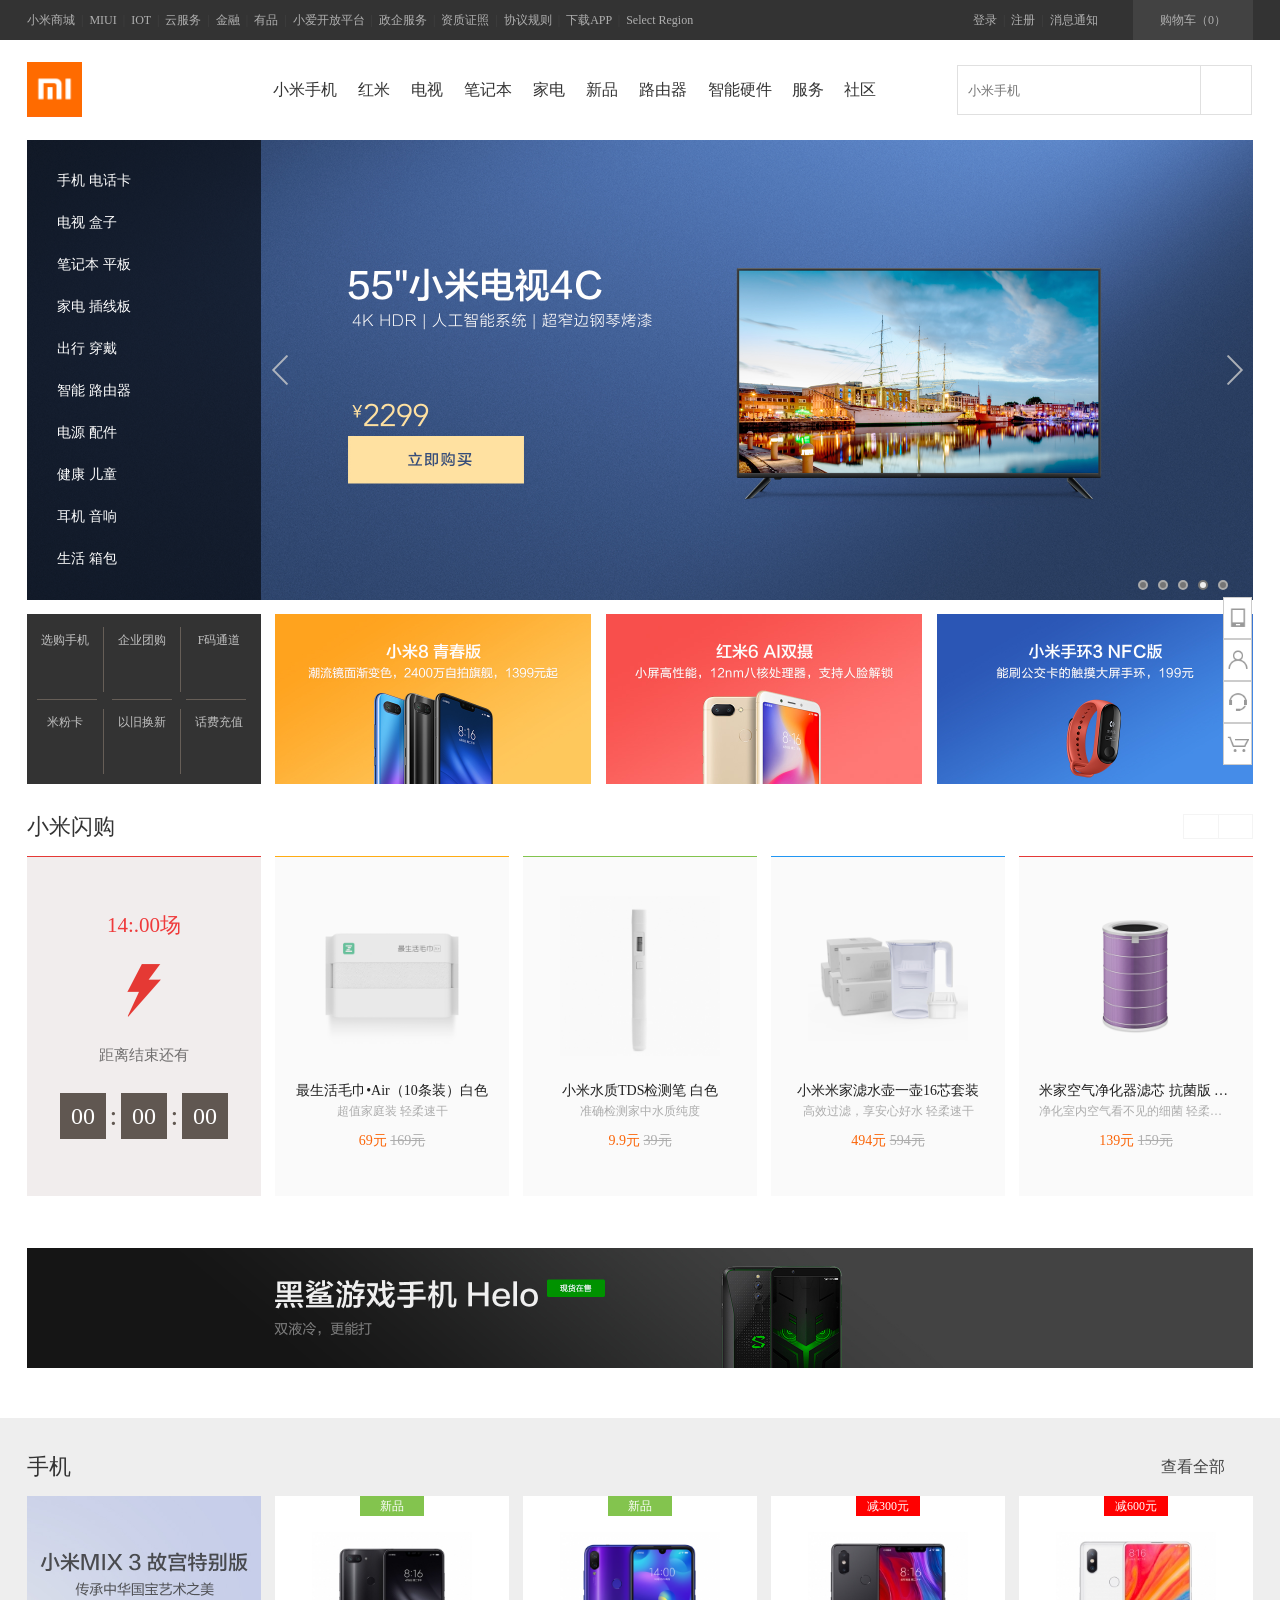
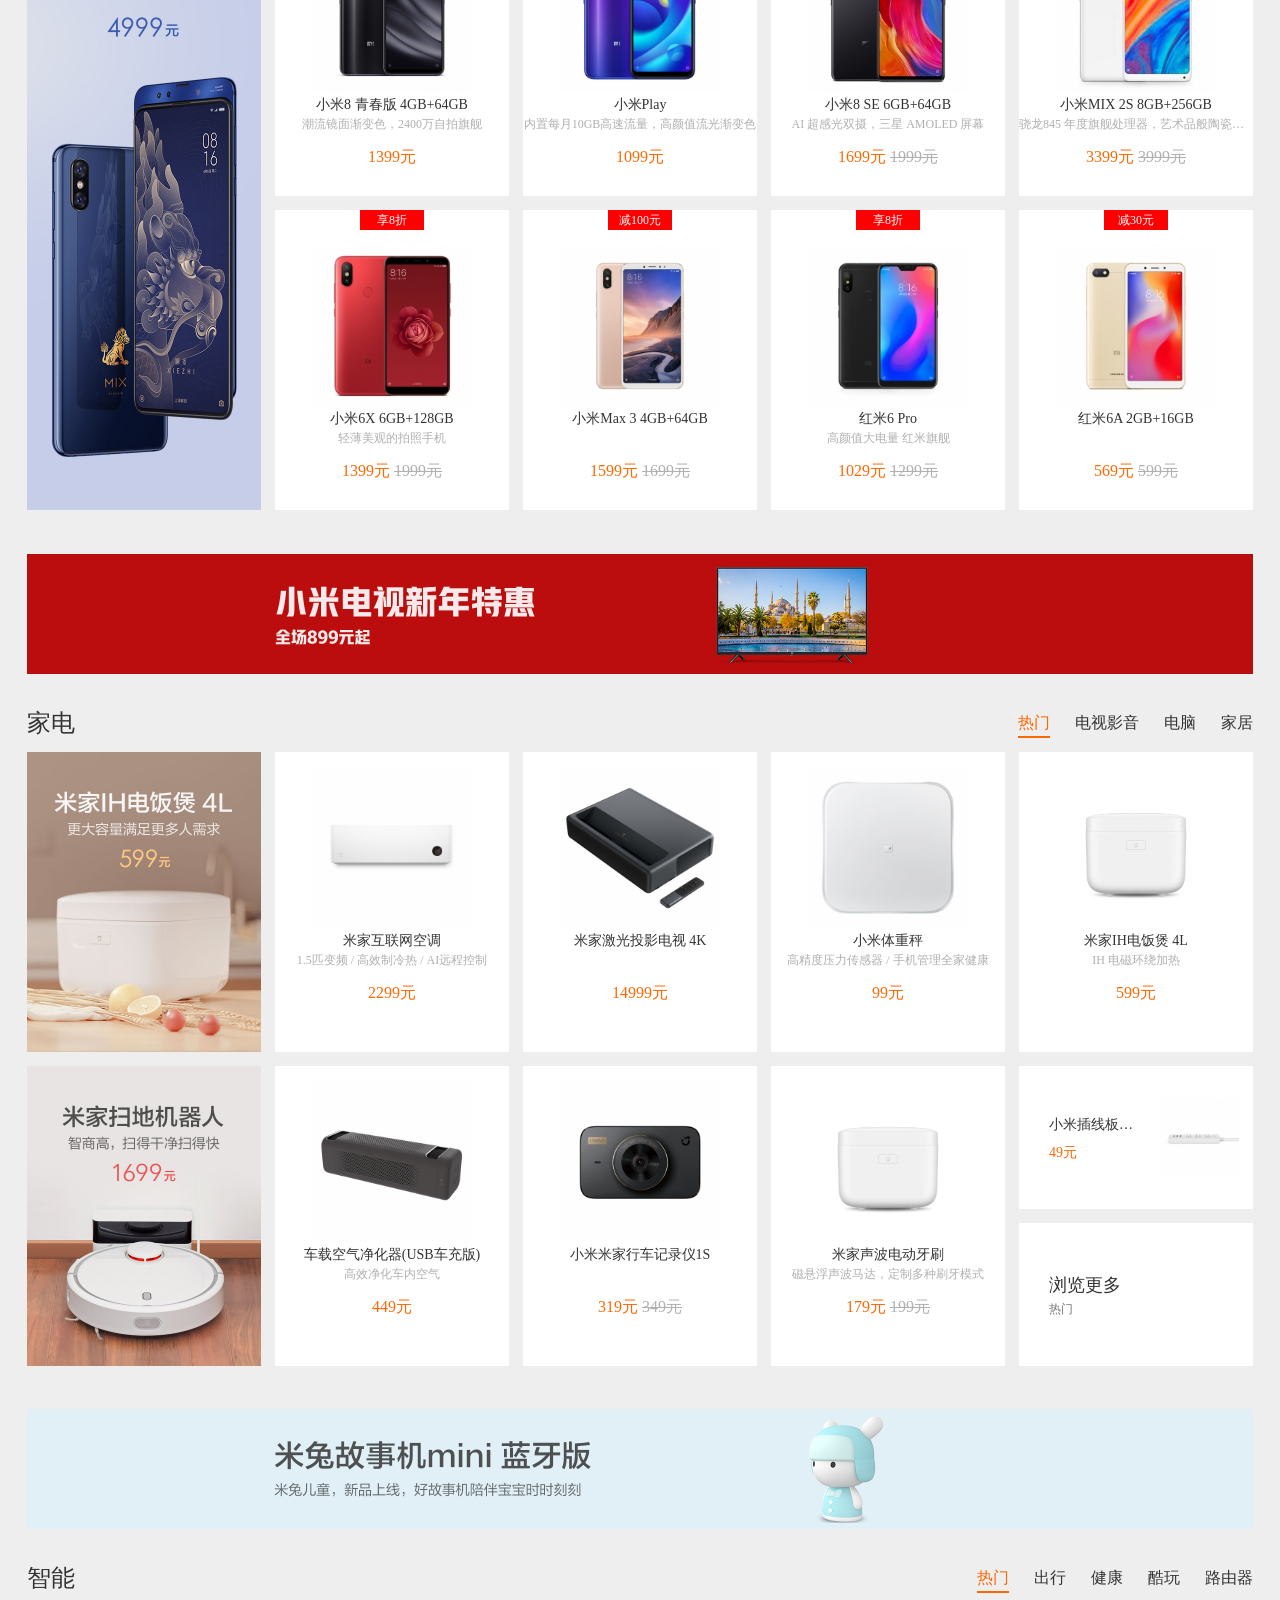
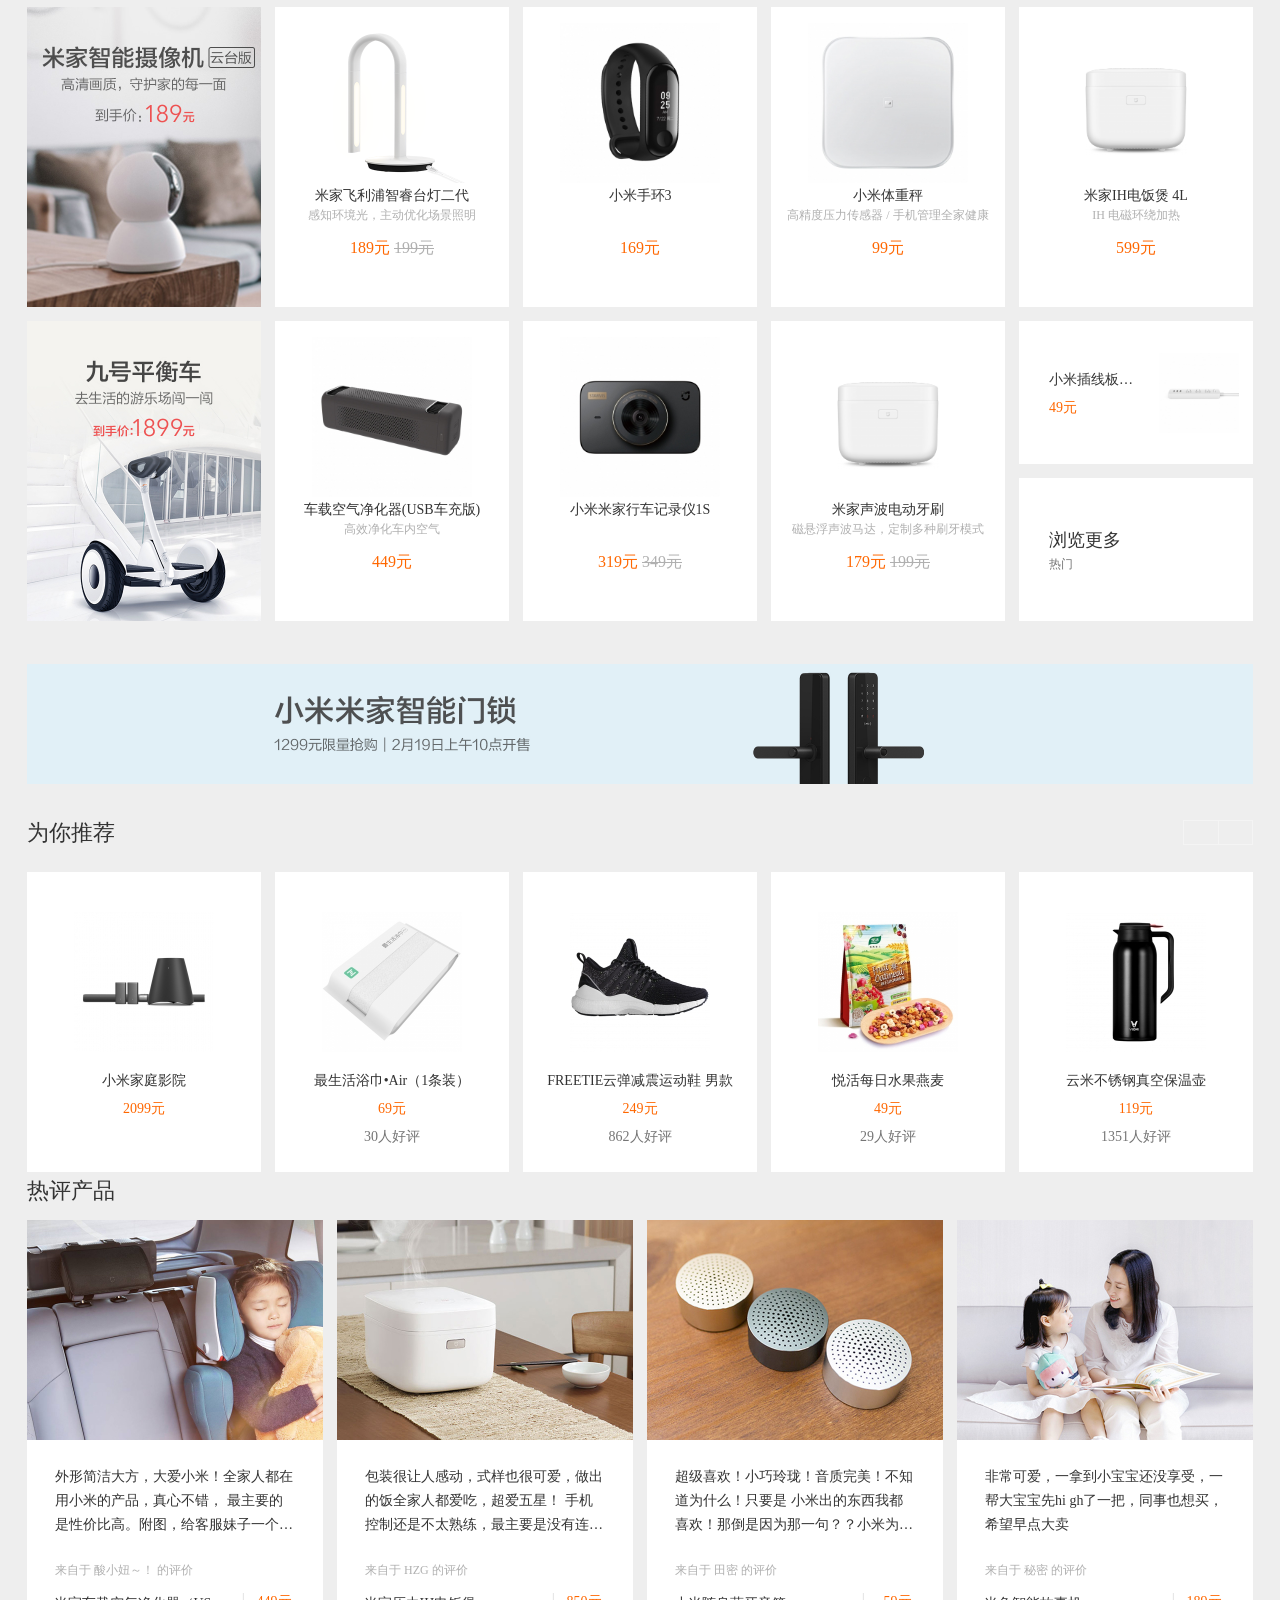
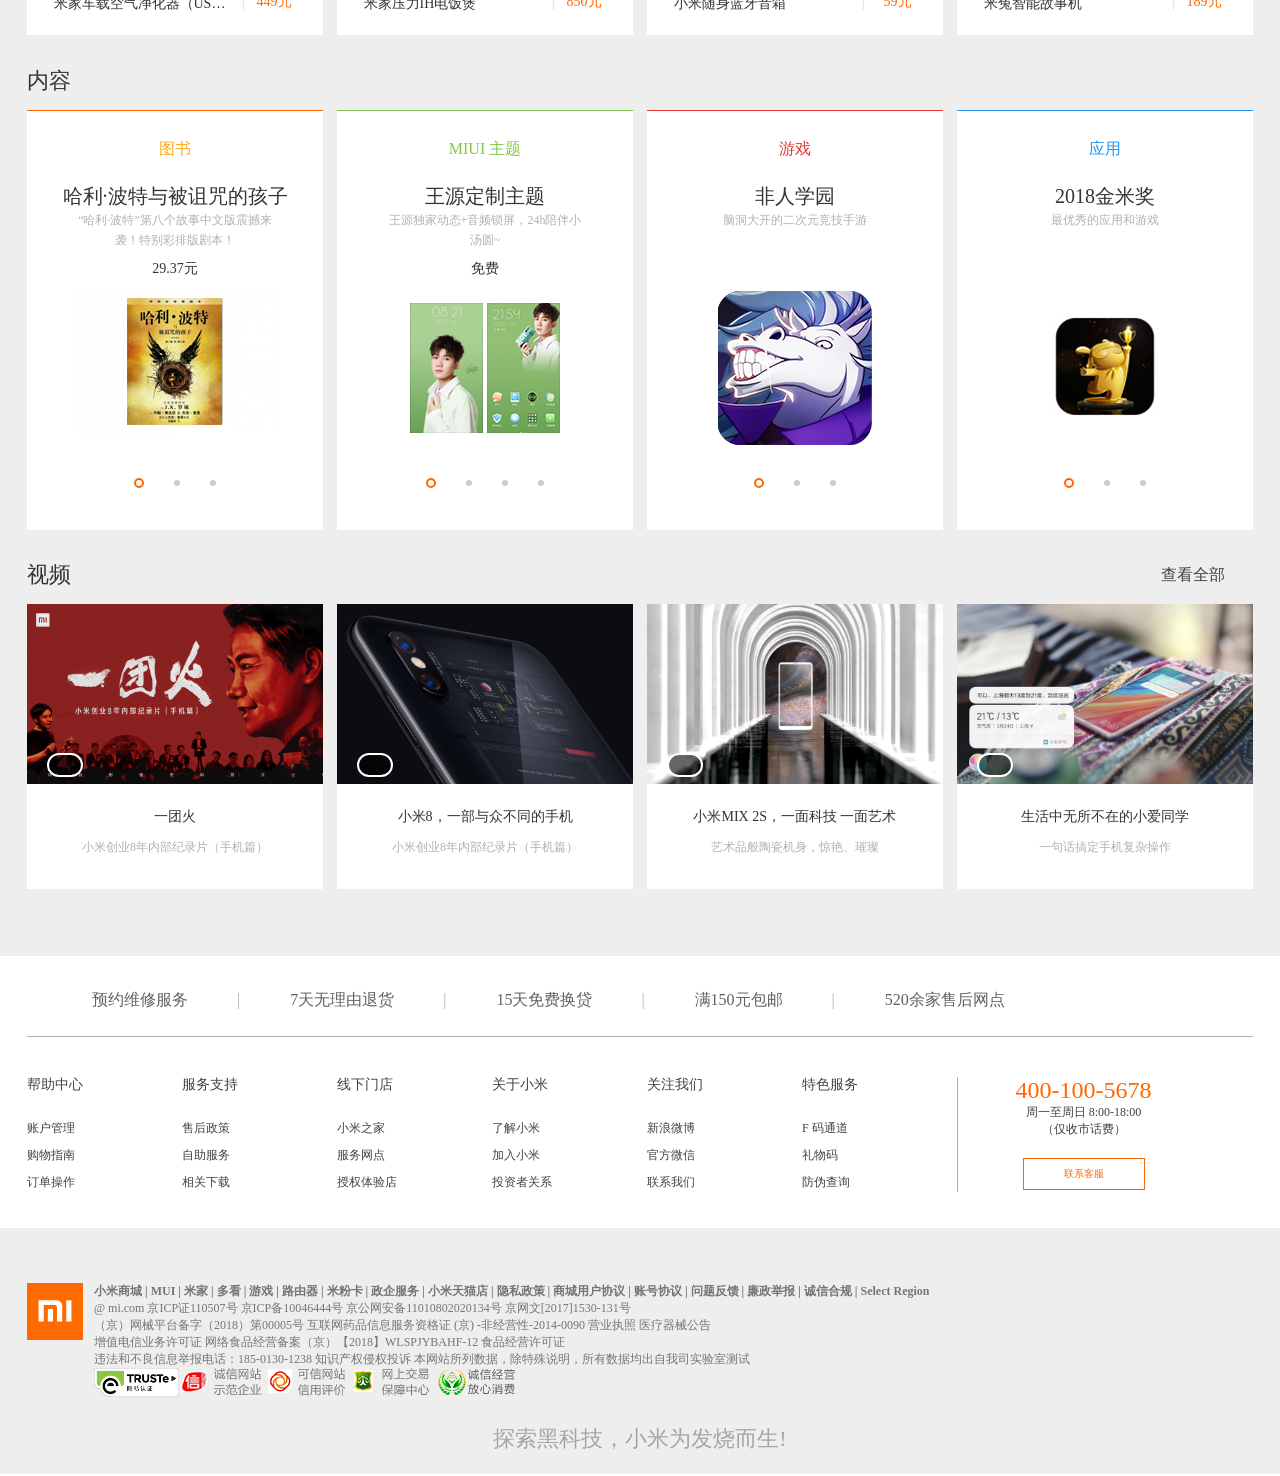
<file: xiaomi/xiaomi.html>
<!DOCTYPE html>
<html lang="en">
<head>
    <meta charset="UTF-8">
    <title>小米</title>
    <link rel="stylesheet" href="css/xiaomi.css">
    <link rel="stylesheet" href="http://at.alicdn.com/t/font_1019572_u8rzowao7lb.css">
</head>
<body>
    <!--小米首页顶部导航开始-->
        <header class="mi-header">
            <div class="header-content">
                <ul class="header-nav">
                    <a href="">小米商城</a>
                    <span>|</span>
                    <a href="">MIUI</a>
                    <span>|</span>
                    <a href="">IOT</a>
                    <span>|</span>
                    <a href="">云服务</a>
                    <span>|</span>
                    <a href="">金融</a>
                    <span>|</span>
                    <a href="">有品</a>
                    <span>|</span>
                    <a href="">小爱开放平台</a>
                    <span>|</span>
                    <a href="">政企服务</a>
                    <span>|</span>
                    <a href="">资质证照</a>
                    <span>|</span>
                    <a href="">协议规则</a>
                    <span>|</span>
                    <a href="" class="downA">
                        下载APP
                        <div class="ewm" id="downApp">
                            <img src="img/93650133310ec1c385487417a472a26c.png" alt="">
                            <p>
                                小米商城APP
                            </p>
                        </div>
                    </a>
                    <span>|</span>
                    <a href="">Select Region</a>

                </ul>
                <div class="header-car">
                    <a href="">登录</a>
                    <span>|</span>
                    <a href="">注册</a>
                    <span>|</span>
                    <a href="">消息通知</a>

                    <a href="" id="car">
                        <i class="iconfont icon-gouwuche"></i>
                        购物车（0）
                        <div class="car-xiala">

                        </div>
                    </a>

                </div>
            </div>
        </header>
    <!--小米首页顶部导航结束-->
    <!--小米首页搜索部分开始-->
        <div class="search-box">
            <div class="container search">
                <div class="search-img">
                    <img data-src="img/logo-footer.png" alt="">
                </div>
                <ul class="search-list">
                    <li id="search-list-one"></li>
                    <li class="search-item">
                        小米手机
                    </li>
                    <li class="search-item">
                        红米
                    </li>
                    <li class="search-item">
                        电视

                    </li>
                    <li class="search-item">
                        笔记本
                    </li>
                    <li class="search-item">
                        家电
                    </li>
                    <li class="search-item">
                        新品
                    </li>
                    <li class="search-item">
                        路由器
                    </li>
                    <li class="search-item">
                        智能硬件
                    </li>
                    <div class="slide-box">
                        <div class="item-detail active">
                            <ul>
                                <li class="item-detail-li item-detail-li-one">
                                    <div class="item-detail-a item-detail-a-xinpin">
                                        新品
                                    </div>
                                    <p class="item-detail-img">
                                        <img data-src="img/mix3-320.png" alt="">
                                    </p>
                                    <p class="item-detail-b">小米MIX 3</p>
                                    <p class="item-detail-c">3299元起</p>
                                </li>
                                <div class="item-line"></div>
                                <li class="item-detail-li">
                                    <div class="item-detail-a"></div>
                                    <p class="item-detail-img">
                                        <img data-src="img/qingchun-320.png" alt="">
                                    </p>
                                    <p class="item-detail-b">小米8 青春版</p>
                                    <p class="item-detail-c">1399元起</p>
                                </li>
                                <div class="item-line"></div>
                                <li class="item-detail-li">
                                    <div class="item-detail-a"></div>
                                    <p class="item-detail-img">
                                        <img data-src="img/pc-320-220-mi8.png" alt="">
                                    </p>
                                    <p class="item-detail-b">小米8</p>
                                    <p class="item-detail-c">2699元起</p>
                                </li>
                                <div class="item-line"></div>
                                <li class="item-detail-li">
                                    <div class="item-detail-a item-detail-a-xinpin">新品</div>
                                    <p class="item-detail-img">
                                        <img data-src="img/pc-320-miplay-1.png" alt="">
                                    </p>
                                    <p class="item-detail-b">小米Play</p>
                                    <p class="item-detail-c">1099元起</p>
                                </li>
                                <div class="item-line"></div>
                                <li class="item-detail-li">
                                    <div class="item-detail-a"></div>
                                    <p class="item-detail-img">
                                        <img data-src="img/pc-320-220-mi8se.png" alt="">
                                    </p>
                                    <p class="item-detail-b">小米8 SE</p>
                                    <p class="item-detail-c">1699元起</p>
                                </li>
                            </ul>
                        </div>
                        <div class="item-detail">
                            <ul>
                                <li class="item-detail-li item-detail-li-one">
                                    <div class="item-detail-a item-detail-a-xinpin">
                                        新品
                                    </div>
                                    <p class="item-detail-img">
                                        <img data-src="img/note7320-220.png" alt="">
                                    </p>
                                    <p class="item-detail-b">红米Note7</p>
                                    <p class="item-detail-c">999元起</p>
                                </li>
                                <div class="item-line"></div>
                                <li class="item-detail-li">
                                    <div class="item-detail-a"></div>
                                    <p class="item-detail-img">
                                        <img data-src="img/6pro320-220.png" alt="">
                                    </p>
                                    <p class="item-detail-b">红米6 Pro</p>
                                    <p class="item-detail-c">1299元起</p>
                                </li>
                                <div class="item-line"></div>
                                <li class="item-detail-li">
                                    <div class="item-detail-a"></div>
                                    <p class="item-detail-img">
                                        <img data-src="img/666320.png" alt="">
                                    </p>
                                    <p class="item-detail-b">红米6</p>
                                    <p class="item-detail-c">799元起</p>
                                </li>
                                <div class="item-line"></div>
                                <li class="item-detail-li">
                                    <div class="item-detail-a"></div>
                                    <p class="item-detail-img">
                                        <img data-src="img/6A320.png" alt="">
                                    </p>
                                    <p class="item-detail-b">红米6A</p>
                                    <p class="item-detail-c">599元起</p>
                                </li>
                                <div class="item-line"></div>
                                <li class="item-detail-li">
                                    <div class="item-detail-a"></div>
                                    <p class="item-detail-img">
                                        <img data-src="img/note5-320-220.png" alt="">
                                    </p>
                                    <p class="item-detail-b">红米Note5</p>
                                    <p class="item-detail-c">1099元起</p>
                                </li>
                            </ul>
                        </div>
                        <div class="item-detail">
                            <ul>
                                <li class="item-detail-li item-detail-li-one">
                                    <div class="item-detail-a">
                                        新品
                                    </div>
                                    <p class="item-detail-img">
                                        <img data-src="img/mix3-320.png" alt="">
                                    </p>
                                    <p class="item-detail-b">小米MIX 3</p>
                                    <p class="item-detail-c">3299元起</p>
                                </li>
                                <div class="item-line"></div>
                                <li class="item-detail-li">
                                    <div class="item-detail-a"></div>
                                    <p class="item-detail-img">
                                        <img data-src="img/mix3-320.png" alt="">
                                    </p>
                                    <p class="item-detail-b">小米MIX 3</p>
                                    <p class="item-detail-c">3299元起</p>
                                </li>
                                <div class="item-line"></div>
                                <li class="item-detail-li">
                                    <div class="item-detail-a"></div>
                                    <p class="item-detail-img">
                                        <img data-src="img/mix3-320.png" alt="">
                                    </p>
                                    <p class="item-detail-b">小米MIX 3</p>
                                    <p class="item-detail-c">3299元起</p>
                                </li>
                                <div class="item-line"></div>
                                <li class="item-detail-li">
                                    <div class="item-detail-a"></div>
                                    <p class="item-detail-img">
                                        <img data-src="img/mix3-320.png" alt="">
                                    </p>
                                    <p class="item-detail-b">小米MIX 3</p>
                                    <p class="item-detail-c">3299元起</p>
                                </li>
                                <div class="item-line"></div>
                                <li class="item-detail-li">
                                    <div class="item-detail-a"></div>
                                    <p class="item-detail-img">
                                        <img data-src="img/mix3-320.png" alt="">
                                    </p>
                                    <p class="item-detail-b">小米MIX 3</p>
                                    <p class="item-detail-c">3299元起</p>
                                </li>
                                <div class="item-line"></div>
                                <li class="item-detail-li">
                                    <div class="item-detail-a"></div>
                                    <p class="item-detail-img">
                                        <img data-src="img/mix3-320.png" alt="">
                                    </p>
                                    <p class="item-detail-b">小米MIX 3</p>
                                    <p class="item-detail-c">3299元起</p>
                                </li>
                            </ul>
                        </div>
                        <div class="item-detail">
                            <ul>
                                <li class="item-detail-li item-detail-li-one">
                                    <div class="item-detail-a">
                                        新品
                                    </div>
                                    <p class="item-detail-img">
                                        <img data-src="img/mix3-320.png" alt="">
                                    </p>
                                    <p class="item-detail-b">小米MIX 3</p>
                                    <p class="item-detail-c">3299元起</p>
                                </li>
                                <div class="item-line"></div>
                                <li class="item-detail-li">
                                    <div class="item-detail-a"></div>
                                    <p class="item-detail-img">
                                        <img data-src="img/mix3-320.png" alt="">
                                    </p>
                                    <p class="item-detail-b">小米MIX 3</p>
                                    <p class="item-detail-c">3299元起</p>
                                </li>
                                <div class="item-line"></div>
                                <li class="item-detail-li">
                                    <div class="item-detail-a"></div>
                                    <p class="item-detail-img">
                                        <img data-src="img/mix3-320.png" alt="">
                                    </p>
                                    <p class="item-detail-b">小米MIX 3</p>
                                    <p class="item-detail-c">3299元起</p>
                                </li>
                                <div class="item-line"></div>
                                <li class="item-detail-li">
                                    <div class="item-detail-a"></div>
                                    <p class="item-detail-img">
                                        <img data-src="img/mix3-320.png" alt="">
                                    </p>
                                    <p class="item-detail-b">小米MIX 3</p>
                                    <p class="item-detail-c">3299元起</p>
                                </li>
                                <div class="item-line"></div>
                                <li class="item-detail-li">
                                    <div class="item-detail-a"></div>
                                    <p class="item-detail-img">
                                        <img data-src="img/mix3-320.png" alt="">
                                    </p>
                                    <p class="item-detail-b">小米MIX 3</p>
                                    <p class="item-detail-c">3299元起</p>
                                </li>
                                <div class="item-line"></div>
                                <li class="item-detail-li">
                                    <div class="item-detail-a"></div>
                                    <p class="item-detail-img">
                                        <img data-src="img/mix3-320.png" alt="">
                                    </p>
                                    <p class="item-detail-b">小米MIX 3</p>
                                    <p class="item-detail-c">3299元起</p>
                                </li>
                            </ul>
                        </div>
                        <div class="item-detail">
                            <ul>
                                <li class="item-detail-li item-detail-li-one">
                                    <div class="item-detail-a">
                                        新品
                                    </div>
                                    <p class="item-detail-img">
                                        <img data-src="img/mix3-320.png" alt="">
                                    </p>
                                    <p class="item-detail-b">小米MIX 3</p>
                                    <p class="item-detail-c">3299元起</p>
                                </li>
                                <div class="item-line"></div>
                                <li class="item-detail-li">
                                    <div class="item-detail-a"></div>
                                    <p class="item-detail-img">
                                        <img data-src="img/mix3-320.png" alt="">
                                    </p>
                                    <p class="item-detail-b">小米MIX 3</p>
                                    <p class="item-detail-c">3299元起</p>
                                </li>
                                <div class="item-line"></div>
                                <li class="item-detail-li">
                                    <div class="item-detail-a"></div>
                                    <p class="item-detail-img">
                                        <img data-src="img/mix3-320.png" alt="">
                                    </p>
                                    <p class="item-detail-b">小米MIX 3</p>
                                    <p class="item-detail-c">3299元起</p>
                                </li>
                                <div class="item-line"></div>
                                <li class="item-detail-li">
                                    <div class="item-detail-a"></div>
                                    <p class="item-detail-img">
                                        <img data-src="img/mix3-320.png" alt="">
                                    </p>
                                    <p class="item-detail-b">小米MIX 3</p>
                                    <p class="item-detail-c">3299元起</p>
                                </li>
                                <div class="item-line"></div>
                                <li class="item-detail-li">
                                    <div class="item-detail-a"></div>
                                    <p class="item-detail-img">
                                        <img data-src="img/mix3-320.png" alt="">
                                    </p>
                                    <p class="item-detail-b">小米MIX 3</p>
                                    <p class="item-detail-c">3299元起</p>
                                </li>
                                <div class="item-line"></div>
                                <li class="item-detail-li">
                                    <div class="item-detail-a"></div>
                                    <p class="item-detail-img">
                                        <img data-src="img/mix3-320.png" alt="">
                                    </p>
                                    <p class="item-detail-b">小米MIX 3</p>
                                    <p class="item-detail-c">3299元起</p>
                                </li>
                            </ul>
                        </div>
                        <div class="item-detail">
                            <ul>
                                <li class="item-detail-li item-detail-li-one">
                                    <div class="item-detail-a">
                                        新品
                                    </div>
                                    <p class="item-detail-img">
                                        <img data-src="img/mix3-320.png" alt="">
                                    </p>
                                    <p class="item-detail-b">小米MIX 3</p>
                                    <p class="item-detail-c">3299元起</p>
                                </li>
                                <div class="item-line"></div>
                                <li class="item-detail-li">
                                    <div class="item-detail-a"></div>
                                    <p class="item-detail-img">
                                        <img data-src="img/mix3-320.png" alt="">
                                    </p>
                                    <p class="item-detail-b">小米MIX 3</p>
                                    <p class="item-detail-c">3299元起</p>
                                </li>
                                <div class="item-line"></div>
                                <li class="item-detail-li">
                                    <div class="item-detail-a"></div>
                                    <p class="item-detail-img">
                                        <img data-src="img/mix3-320.png" alt="">
                                    </p>
                                    <p class="item-detail-b">小米MIX 3</p>
                                    <p class="item-detail-c">3299元起</p>
                                </li>
                                <div class="item-line"></div>
                                <li class="item-detail-li">
                                    <div class="item-detail-a"></div>
                                    <p class="item-detail-img">
                                        <img data-src="img/mix3-320.png" alt="">
                                    </p>
                                    <p class="item-detail-b">小米MIX 3</p>
                                    <p class="item-detail-c">3299元起</p>
                                </li>
                                <div class="item-line"></div>
                                <li class="item-detail-li">
                                    <div class="item-detail-a"></div>
                                    <p class="item-detail-img">
                                        <img data-src="img/mix3-320.png" alt="">
                                    </p>
                                    <p class="item-detail-b">小米MIX 3</p>
                                    <p class="item-detail-c">3299元起</p>
                                </li>
                                <div class="item-line"></div>
                                <li class="item-detail-li">
                                    <div class="item-detail-a"></div>
                                    <p class="item-detail-img">
                                        <img data-src="img/mix3-320.png" alt="">
                                    </p>
                                    <p class="item-detail-b">小米MIX 3</p>
                                    <p class="item-detail-c">3299元起</p>
                                </li>
                            </ul>
                        </div>
                        <div class="item-detail">
                            <ul>
                                <li class="item-detail-li item-detail-li-one">
                                    <div class="item-detail-a">
                                        新品
                                    </div>
                                    <p class="item-detail-img">
                                        <img data-src="img/mix3-320.png" alt="">
                                    </p>
                                    <p class="item-detail-b">小米MIX 3</p>
                                    <p class="item-detail-c">3299元起</p>
                                </li>
                                <div class="item-line"></div>
                                <li class="item-detail-li">
                                    <div class="item-detail-a"></div>
                                    <p class="item-detail-img">
                                        <img data-src="img/mix3-320.png" alt="">
                                    </p>
                                    <p class="item-detail-b">小米MIX 3</p>
                                    <p class="item-detail-c">3299元起</p>
                                </li>
                                <div class="item-line"></div>
                                <li class="item-detail-li">
                                    <div class="item-detail-a"></div>
                                    <p class="item-detail-img">
                                        <img data-src="img/mix3-320.png" alt="">
                                    </p>
                                    <p class="item-detail-b">小米MIX 3</p>
                                    <p class="item-detail-c">3299元起</p>
                                </li>
                                <div class="item-line"></div>
                                <li class="item-detail-li">
                                    <div class="item-detail-a"></div>
                                    <p class="item-detail-img">
                                        <img data-src="img/mix3-320.png" alt="">
                                    </p>
                                    <p class="item-detail-b">小米MIX 3</p>
                                    <p class="item-detail-c">3299元起</p>
                                </li>
                                <div class="item-line"></div>
                                <li class="item-detail-li">
                                    <div class="item-detail-a"></div>
                                    <p class="item-detail-img">
                                        <img data-src="img/mix3-320.png" alt="">
                                    </p>
                                    <p class="item-detail-b">小米MIX 3</p>
                                    <p class="item-detail-c">3299元起</p>
                                </li>
                                <div class="item-line"></div>
                                <li class="item-detail-li">
                                    <div class="item-detail-a"></div>
                                    <p class="item-detail-img">
                                        <img data-src="img/mix3-320.png" alt="">
                                    </p>
                                    <p class="item-detail-b">小米MIX 3</p>
                                    <p class="item-detail-c">3299元起</p>
                                </li>
                            </ul>
                        </div>
                        <div class="item-detail">
                            <ul>
                                <li class="item-detail-li item-detail-li-one">
                                    <div class="item-detail-a">
                                        新品
                                    </div>
                                    <p class="item-detail-img">
                                        <img data-src="img/mix3-320.png" alt="">
                                    </p>
                                    <p class="item-detail-b">小米MIX 3</p>
                                    <p class="item-detail-c">3299元起</p>
                                </li>
                                <div class="item-line"></div>
                                <li class="item-detail-li">
                                    <div class="item-detail-a"></div>
                                    <p class="item-detail-img">
                                        <img data-src="img/mix3-320.png" alt="">
                                    </p>
                                    <p class="item-detail-b">小米MIX 3</p>
                                    <p class="item-detail-c">3299元起</p>
                                </li>
                                <div class="item-line"></div>
                                <li class="item-detail-li">
                                    <div class="item-detail-a"></div>
                                    <p class="item-detail-img">
                                        <img data-src="img/mix3-320.png" alt="">
                                    </p>
                                    <p class="item-detail-b">小米MIX 3</p>
                                    <p class="item-detail-c">3299元起</p>
                                </li>
                                <div class="item-line"></div>
                                <li class="item-detail-li">
                                    <div class="item-detail-a"></div>
                                    <p class="item-detail-img">
                                        <img data-src="img/mix3-320.png" alt="">
                                    </p>
                                    <p class="item-detail-b">小米MIX 3</p>
                                    <p class="item-detail-c">3299元起</p>
                                </li>
                                <div class="item-line"></div>
                                <li class="item-detail-li">
                                    <div class="item-detail-a"></div>
                                    <p class="item-detail-img">
                                        <img data-src="img/mix3-320.png" alt="">
                                    </p>
                                    <p class="item-detail-b">小米MIX 3</p>
                                    <p class="item-detail-c">3299元起</p>
                                </li>
                                <div class="item-line"></div>
                                <li class="item-detail-li">
                                    <div class="item-detail-a"></div>
                                    <p class="item-detail-img">
                                        <img data-src="img/mix3-320.png" alt="">
                                    </p>
                                    <p class="item-detail-b">小米MIX 3</p>
                                    <p class="item-detail-c">3299元起</p>
                                </li>
                            </ul>
                        </div>
                            <ul>
                                <li class="item-detail-li item-detail-li-one">
                                    <div class="item-detail-a">
                                        新品
                                    </div>
                                    <p class="item-detail-img">
                                        <img data-src="img/mix3-320.png" alt="">
                                    </p>
                                    <p class="item-detail-b">小米MIX 3</p>
                                    <p class="item-detail-c">3299元起</p>
                                </li>
                                <div class="item-line"></div>
                                <li class="item-detail-li">
                                    <div class="item-detail-a"></div>
                                    <p class="item-detail-img">
                                        <img data-src="img/mix3-320.png" alt="">
                                    </p>
                                    <p class="item-detail-b">小米MIX 3</p>
                                    <p class="item-detail-c">3299元起</p>
                                </li>
                                <div class="item-line"></div>
                                <li class="item-detail-li">
                                    <div class="item-detail-a"></div>
                                    <p class="item-detail-img">
                                        <img data-src="img/mix3-320.png" alt="">
                                    </p>
                                    <p class="item-detail-b">小米MIX 3</p>
                                    <p class="item-detail-c">3299元起</p>
                                </li>
                                <div class="item-line"></div>
                                <li class="item-detail-li">
                                    <div class="item-detail-a"></div>
                                    <p class="item-detail-img">
                                        <img data-src="img/mix3-320.png" alt="">
                                    </p>
                                    <p class="item-detail-b">小米MIX 3</p>
                                    <p class="item-detail-c">3299元起</p>
                                </li>
                                <div class="item-line"></div>
                                <li class="item-detail-li">
                                    <div class="item-detail-a"></div>
                                    <p class="item-detail-img">
                                        <img data-src="img/mix3-320.png" alt="">
                                    </p>
                                    <p class="item-detail-b">小米MIX 3</p>
                                    <p class="item-detail-c">3299元起</p>
                                </li>
                                <div class="item-line"></div>
                                <li class="item-detail-li">
                                    <div class="item-detail-a"></div>
                                    <p class="item-detail-img">
                                        <img data-src="img/mix3-320.png" alt="">
                                    </p>
                                    <p class="item-detail-b">小米MIX 3</p>
                                    <p class="item-detail-c">3299元起</p>
                                </li>
                            </ul>
                    </div>
                </ul>
                <script>
                    let navBox = document.querySelector(".search-list");
                    let slideBox = document.querySelector(".slide-box");
                    let navItem = document.querySelectorAll(".search-item");
                    let goods = document.querySelectorAll(".item-detail");

                    navBox.onmouseenter = function () {
                        slideBox.classList.add("active");
                    };
                    navBox.onmouseleave = function () {
                        slideBox.classList.remove("active");
                    };
                    navItem.forEach(function (ele,index) {
                        ele.onmouseenter = function () {
                            for (let i = 0; i < goods.length; i ++){
                                // navItem[i].classList.remove("active");
                                goods[i].classList.remove("active");
                            }
                            // navItem[i].classList.add("active");
                            goods[index].classList.add("active");
                        }
                    });
                </script>
                <ul class="search-list-last" >
                    <li class="search-item">
                        服务
                    </li>
                    <li class="search-item">
                        社区
                    </li>
                </ul>
                <div class="search-input">
                    <input type="text" placeholder="小米手机"><!--placeholder用来定义输入框默认显示的文字-->
                    <div class="search-logo">
                        <i class="iconfont icon-search"></i>
                    </div>
                </div>
            </div>
        </div>
    <!--小米首页搜索部分结束-->
    <!--小米首页轮播图部分开始-->
        <div class="container banner-box">
            <!--小米首页轮播图列表部分开始-->
            <ul class="banner-list">
                <li class="banner-item">
                    手机 电话卡
                    <i class="iconfont icon-xiangyou"></i>
                </li>
                <div class="banner-item-content">
                    <ul>
                        <li>
                            <a href="">
                                <div class="banner-item-content-liImg">
                                    <img data-src="img/mi9-80.png" alt="">
                                </div>
                                <div class="banner-item-content-liWord">小米9</div>
                            </a>
                        </li>
                        <li>
                            <a href="">
                                <div class="banner-item-content-liImg">
                                    <img data-src="img/mi9-80.png" alt="">
                                </div>
                                <div class="banner-item-content-liWord">小米SE</div>
                            </a>
                        </li>
                        <li>
                            <a href="">
                                <div class="banner-item-content-liImg">
                                    <img data-src="img/mi9-80.png" alt="">
                                </div>
                                <div class="banner-item-content-liWord">小米MIX 3</div>
                            </a>
                        </li>
                        <li>
                            <a href="">
                                <div class="banner-item-content-liImg">
                                    <img data-src="img/mi9-80.png" alt="">
                                </div>
                                <div class="banner-item-content-liWord">小米8 青春版</div>
                            </a>
                        </li>
                        <li>
                            <a href="">
                                <div class="banner-item-content-liImg">
                                    <img data-src="img/mi9-80.png" alt="">
                                </div>
                                <div class="banner-item-content-liWord">小米9</div>
                            </a>
                        </li>
                        <li>
                            <a href="">
                                <div class="banner-item-content-liImg">
                                    <img data-src="img/mi9-80.png" alt="">
                                </div>
                                <div class="banner-item-content-liWord">小米9</div>
                            </a>
                        </li>
                        <li>
                        <a href="">
                            <div class="banner-item-content-liImg">
                                <img data-src="img/mi9-80.png" alt="">
                            </div>
                            <div class="banner-item-content-liWord">小米9</div>
                        </a>
                    </li>
                        <li>
                            <a href="">
                                <div class="banner-item-content-liImg">
                                    <img data-src="img/mi9-80.png" alt="">
                                </div>
                                <div class="banner-item-content-liWord">小米9</div>
                            </a>
                        </li>
                        <li>
                            <a href="">
                                <div class="banner-item-content-liImg">
                                    <img data-src="img/mi9-80.png" alt="">
                                </div>
                                <div class="banner-item-content-liWord">小米9</div>
                            </a>
                        </li>
                        <li>
                            <a href="">
                                <div class="banner-item-content-liImg">
                                    <img data-src="img/mi9-80.png" alt="">
                                </div>
                                <div class="banner-item-content-liWord">小米9</div>
                            </a>
                        </li>
                        <li>
                            <a href="">
                                <div class="banner-item-content-liImg">
                                    <img data-src="img/mi9-80.png" alt="">
                                </div>
                                <div class="banner-item-content-liWord">小米9</div>
                            </a>
                        </li>
                        <li>
                            <a href="">
                                <div class="banner-item-content-liImg">
                                    <img data-src="img/mi9-80.png" alt="">
                                </div>
                                <div class="banner-item-content-liWord">小米9</div>
                            </a>
                        </li>
                        <li>
                            <a href="">
                                <div class="banner-item-content-liImg">
                                    <img data-src="img/mi9-80.png" alt="">
                                </div>
                                <div class="banner-item-content-liWord">小米9</div>
                            </a>
                        </li>
                        <li>
                        <a href="">
                            <div class="banner-item-content-liImg">
                                <img data-src="img/mi9-80.png" alt="">
                            </div>
                            <div class="banner-item-content-liWord">小米9</div>
                        </a>
                    </li>
                        <li>
                            <a href="">
                                <div class="banner-item-content-liImg">
                                    <img data-src="img/mi9-80.png" alt="">
                                </div>
                                <div class="banner-item-content-liWord">小米9</div>
                            </a>
                        </li>
                        <li>
                            <a href="">
                                <div class="banner-item-content-liImg">
                                    <img data-src="img/mi9-80.png" alt="">
                                </div>
                                <div class="banner-item-content-liWord">小米9</div>
                            </a>
                        </li>
                        <li>
                            <a href="">
                                <div class="banner-item-content-liImg">
                                    <img data-src="img/mi9-80.png" alt="">
                                </div>
                                <div class="banner-item-content-liWord">小米9</div>
                            </a>
                        </li>
                        <li>
                            <a href="">
                                <div class="banner-item-content-liImg">
                                    <img data-src="img/mi9-80.png" alt="">
                                </div>
                                <div class="banner-item-content-liWord">小米9</div>
                            </a>
                        </li>
                        <li>
                            <a href="">
                                <div class="banner-item-content-liImg">
                                    <img data-src="img/mi9-80.png" alt="">
                                </div>
                                <div class="banner-item-content-liWord">小米9</div>
                            </a>
                        </li>
                        <li>
                            <a href="">
                                <div class="banner-item-content-liImg">
                                    <img data-src="img/mi9-80.png" alt="">
                                </div>
                                <div class="banner-item-content-liWord">小米9</div>
                            </a>
                        </li>
                        <li>
                            <a href="">
                                <div class="banner-item-content-liImg">
                                    <img data-src="img/mi9-80.png" alt="">
                                </div>
                                <div class="banner-item-content-liWord">小米9</div>
                            </a>
                        </li>
                        <li>
                            <a href="">
                                <div class="banner-item-content-liImg">
                                    <img data-src="img/mi9-80.png" alt="">
                                </div>
                                <div class="banner-item-content-liWord">小米9</div>
                            </a>
                        </li>
                        <li>
                            <a href="">
                                <div class="banner-item-content-liImg">
                                    <img data-src="img/mi9-80.png" alt="">
                                </div>
                                <div class="banner-item-content-liWord">小米9</div>
                            </a>
                        </li>
                        <li>
                            <a href="">
                                <div class="banner-item-content-liImg">
                                    <img data-src="img/mi9-80.png" alt="">
                                </div>
                                <div class="banner-item-content-liWord">小米9</div>
                            </a>
                        </li>

                    </ul>
                </div>
                <li class="banner-item">
                    电视 盒子
                    <i class="iconfont icon-xiangyou"></i>
                </li>
                <div class="banner-item-content">
                    <ul>
                        <li>
                            <a href="">
                                <div class="banner-item-content-liImg">
                                    <img data-src="img/mi9se-80.png" alt="">
                                </div>
                                <div class="banner-item-content-liWord">小米9</div>
                            </a>
                        </li>
                        <li>
                            <a href="">
                                <div class="banner-item-content-liImg">
                                    <img data-src="img/mi9-80.png" alt="">
                                </div>
                                <div class="banner-item-content-liWord">小米9</div>
                            </a>
                        </li>
                        <li>
                            <a href="">
                                <div class="banner-item-content-liImg">
                                    <img data-src="img/mi9-80.png" alt="">
                                </div>
                                <div class="banner-item-content-liWord">小米9</div>
                            </a>
                        </li>
                        <li>
                            <a href="">
                                <div class="banner-item-content-liImg">
                                    <img data-src="img/mi9-80.png" alt="">
                                </div>
                                <div class="banner-item-content-liWord">小米9</div>
                            </a>
                        </li>
                        <li>
                            <a href="">
                                <div class="banner-item-content-liImg">
                                    <img data-src="img/mi9-80.png" alt="">
                                </div>
                                <div class="banner-item-content-liWord">小米9</div>
                            </a>
                        </li>
                        <li>
                            <a href="">
                                <div class="banner-item-content-liImg">
                                    <img data-src="img/mi9-80.png" alt="">
                                </div>
                                <div class="banner-item-content-liWord">小米9</div>
                            </a>
                        </li>
                        <li>
                            <a href="">
                                <div class="banner-item-content-liImg">
                                    <img data-src="img/mi9-80.png" alt="">
                                </div>
                                <div class="banner-item-content-liWord">小米9</div>
                            </a>
                        </li>
                        <li>
                            <a href="">
                                <div class="banner-item-content-liImg">
                                    <img data-src="img/mi9-80.png" alt="">
                                </div>
                                <div class="banner-item-content-liWord">小米9</div>
                            </a>
                        </li>
                        <li>
                            <a href="">
                                <div class="banner-item-content-liImg">
                                    <img data-src="img/mi9-80.png" alt="">
                                </div>
                                <div class="banner-item-content-liWord">小米9</div>
                            </a>
                        </li>
                        <li>
                            <a href="">
                                <div class="banner-item-content-liImg">
                                    <img data-src="img/mi9-80.png" alt="">
                                </div>
                                <div class="banner-item-content-liWord">小米9</div>
                            </a>
                        </li>
                        <li>
                            <a href="">
                                <div class="banner-item-content-liImg">
                                    <img data-src="img/mi9-80.png" alt="">
                                </div>
                                <div class="banner-item-content-liWord">小米9</div>
                            </a>
                        </li>
                        <li>
                            <a href="">
                                <div class="banner-item-content-liImg">
                                    <img data-src="img/mi9-80.png" alt="">
                                </div>
                                <div class="banner-item-content-liWord">小米9</div>
                            </a>
                        </li>
                        <li>
                            <a href="">
                                <div class="banner-item-content-liImg">
                                    <img data-src="img/mi9-80.png" alt="">
                                </div>
                                <div class="banner-item-content-liWord">小米9</div>
                            </a>
                        </li>
                        <li>
                            <a href="">
                                <div class="banner-item-content-liImg">
                                    <img data-src="img/mi9-80.png" alt="">
                                </div>
                                <div class="banner-item-content-liWord">小米9</div>
                            </a>
                        </li>
                        <li>
                            <a href="">
                                <div class="banner-item-content-liImg">
                                    <img data-src="img/mi9-80.png" alt="">
                                </div>
                                <div class="banner-item-content-liWord">小米9</div>
                            </a>
                        </li>
                        <li>
                            <a href="">
                                <div class="banner-item-content-liImg">
                                    <img data-src="img/mi9-80.png" alt="">
                                </div>
                                <div class="banner-item-content-liWord">小米9</div>
                            </a>
                        </li>
                        <li>
                            <a href="">
                                <div class="banner-item-content-liImg">
                                    <img data-src="img/mi9-80.png" alt="">
                                </div>
                                <div class="banner-item-content-liWord">小米9</div>
                            </a>
                        </li>
                        <li>
                            <a href="">
                                <div class="banner-item-content-liImg">
                                    <img data-src="img/mi9-80.png" alt="">
                                </div>
                                <div class="banner-item-content-liWord">小米9</div>
                            </a>
                        </li>
                        <li>
                            <a href="">
                                <div class="banner-item-content-liImg">
                                    <img data-src="img/mi9-80.png" alt="">
                                </div>
                                <div class="banner-item-content-liWord">小米9</div>
                            </a>
                        </li>
                        <li>
                            <a href="">
                                <div class="banner-item-content-liImg">
                                    <img data-src="img/mi9-80.png" alt="">
                                </div>
                                <div class="banner-item-content-liWord">小米9</div>
                            </a>
                        </li>
                        <li>
                            <a href="">
                                <div class="banner-item-content-liImg">
                                    <img data-src="img/mi9-80.png" alt="">
                                </div>
                                <div class="banner-item-content-liWord">小米9</div>
                            </a>
                        </li>
                        <li>
                            <a href="">
                                <div class="banner-item-content-liImg">
                                    <img data-src="img/mi9-80.png" alt="">
                                </div>
                                <div class="banner-item-content-liWord">小米9</div>
                            </a>
                        </li>
                        <li>
                            <a href="">
                                <div class="banner-item-content-liImg">
                                    <img data-src="img/mi9-80.png" alt="">
                                </div>
                                <div class="banner-item-content-liWord">小米9</div>
                            </a>
                        </li>
                        <li>
                            <a href="">
                                <div class="banner-item-content-liImg">
                                    <img data-src="img/mi9-80.png" alt="">
                                </div>
                                <div class="banner-item-content-liWord">小米9</div>
                            </a>
                        </li>

                    </ul>
                </div>
                <li class="banner-item">
                    笔记本 平板
                    <i class="iconfont icon-xiangyou"></i>
                </li>
                <div class="banner-item-content banner-item-content1">
                    <ul>
                        <li>
                            <a href="">
                                <div class="banner-item-content-liImg">
                                    <img data-src="img/mi9-80.png" alt="">
                                </div>
                                <div class="banner-item-content-liWord">小米9</div>
                            </a>
                        </li>
                        <li>
                            <a href="">
                                <div class="banner-item-content-liImg">
                                    <img data-src="img/mi9-80.png" alt="">
                                </div>
                                <div class="banner-item-content-liWord">小米9</div>
                            </a>
                        </li>
                        <li>
                            <a href="">
                                <div class="banner-item-content-liImg">
                                    <img data-src="img/mi9-80.png" alt="">
                                </div>
                                <div class="banner-item-content-liWord">小米9</div>
                            </a>
                        </li>
                        <li>
                            <a href="">
                                <div class="banner-item-content-liImg">
                                    <img data-src="img/mi9-80.png" alt="">
                                </div>
                                <div class="banner-item-content-liWord">小米9</div>
                            </a>
                        </li>
                        <li>
                            <a href="">
                                <div class="banner-item-content-liImg">
                                    <img data-src="img/mi9-80.png" alt="">
                                </div>
                                <div class="banner-item-content-liWord">小米9</div>
                            </a>
                        </li>
                        <li>
                            <a href="">
                                <div class="banner-item-content-liImg">
                                    <img data-src="img/mi9-80.png" alt="">
                                </div>
                                <div class="banner-item-content-liWord">小米9</div>
                            </a>
                        </li>
                        <li>
                            <a href="">
                                <div class="banner-item-content-liImg">
                                    <img data-src="img/mi9-80.png" alt="">
                                </div>
                                <div class="banner-item-content-liWord">小米9</div>
                            </a>
                        </li>
                        <li>
                            <a href="">
                                <div class="banner-item-content-liImg">
                                    <img data-src="img/mi9-80.png" alt="">
                                </div>
                                <div class="banner-item-content-liWord">小米9</div>
                            </a>
                        </li>
                        <li>
                            <a href="">
                                <div class="banner-item-content-liImg">
                                    <img data-src="img/mi9-80.png" alt="">
                                </div>
                                <div class="banner-item-content-liWord">小米9</div>
                            </a>
                        </li>
                        <li>
                            <a href="">
                                <div class="banner-item-content-liImg">
                                    <img data-src="img/mi9-80.png" alt="">
                                </div>
                                <div class="banner-item-content-liWord">小米9</div>
                            </a>
                        </li>
                        <li>
                            <a href="">
                                <div class="banner-item-content-liImg">
                                    <img data-src="img/mi9-80.png" alt="">
                                </div>
                                <div class="banner-item-content-liWord">小米9</div>
                            </a>
                        </li>
                        <li>
                            <a href="">
                                <div class="banner-item-content-liImg">
                                    <img data-src="img/mi9-80.png" alt="">
                                </div>
                                <div class="banner-item-content-liWord">小米9</div>
                            </a>
                        </li>
                        <li>
                            <a href="">
                                <div class="banner-item-content-liImg">
                                    <img data-src="img/mi9-80.png" alt="">
                                </div>
                                <div class="banner-item-content-liWord">小米9</div>
                            </a>
                        </li>
                        <li>
                            <a href="">
                                <div class="banner-item-content-liImg">
                                    <img data-src="img/mi9-80.png" alt="">
                                </div>
                                <div class="banner-item-content-liWord">小米9</div>
                            </a>
                        </li>
                        <li>
                            <a href="">
                                <div class="banner-item-content-liImg">
                                    <img data-src="img/mi9-80.png" alt="">
                                </div>
                                <div class="banner-item-content-liWord">小米9</div>
                            </a>
                        </li>
                        <li>
                            <a href="">
                                <div class="banner-item-content-liImg">
                                    <img data-src="img/mi9-80.png" alt="">
                                </div>
                                <div class="banner-item-content-liWord">小米9</div>
                            </a>
                        </li>
                        <li>
                            <a href="">
                                <div class="banner-item-content-liImg">
                                    <img data-src="img/mi9-80.png" alt="">
                                </div>
                                <div class="banner-item-content-liWord">小米9</div>
                            </a>
                        </li>
                        <li>
                            <a href="">
                                <div class="banner-item-content-liImg">
                                    <img data-src="img/mi9-80.png" alt="">
                                </div>
                                <div class="banner-item-content-liWord">小米9</div>
                            </a>
                        </li>
                        <li>
                            <a href="">
                                <div class="banner-item-content-liImg">
                                    <img data-src="img/mi9-80.png" alt="">
                                </div>
                                <div class="banner-item-content-liWord">小米9</div>
                            </a>
                        </li>
                        <li>
                            <a href="">
                                <div class="banner-item-content-liImg">
                                    <img data-src="img/mi9-80.png" alt="">
                                </div>
                                <div class="banner-item-content-liWord">小米9</div>
                            </a>
                        </li>
                        <li>
                            <a href="">
                                <div class="banner-item-content-liImg">
                                    <img data-src="img/mi9-80.png" alt="">
                                </div>
                                <div class="banner-item-content-liWord">小米9</div>
                            </a>
                        </li>
                        <li>
                            <a href="">
                                <div class="banner-item-content-liImg">
                                    <img data-src="img/mi9-80.png" alt="">
                                </div>
                                <div class="banner-item-content-liWord">小米9</div>
                            </a>
                        </li>
                        <li>
                            <a href="">
                                <div class="banner-item-content-liImg">
                                    <img data-src="img/mi9-80.png" alt="">
                                </div>
                                <div class="banner-item-content-liWord">小米9</div>
                            </a>
                        </li>
                        <li>
                            <a href="">
                                <div class="banner-item-content-liImg">
                                    <img data-src="img/mi9-80.png" alt="">
                                </div>
                                <div class="banner-item-content-liWord">小米9</div>
                            </a>
                        </li>

                    </ul>
                </div>
                <li class="banner-item">
                    家电 插线板
                    <i class="iconfont icon-xiangyou"></i>
                </li>
                <div class="banner-item-content">
                    <ul>
                        <li>
                            <a href="">
                                <div class="banner-item-content-liImg">
                                    <img data-src="img/mi9-80.png" alt="">
                                </div>
                                <div class="banner-item-content-liWord">小米9</div>
                            </a>
                        </li>
                        <li>
                            <a href="">
                                <div class="banner-item-content-liImg">
                                    <img data-src="img/mi9-80.png" alt="">
                                </div>
                                <div class="banner-item-content-liWord">小米9</div>
                            </a>
                        </li>
                        <li>
                            <a href="">
                                <div class="banner-item-content-liImg">
                                    <img data-src="img/mi9-80.png" alt="">
                                </div>
                                <div class="banner-item-content-liWord">小米9</div>
                            </a>
                        </li>
                        <li>
                            <a href="">
                                <div class="banner-item-content-liImg">
                                    <img data-src="img/mi9-80.png" alt="">
                                </div>
                                <div class="banner-item-content-liWord">小米9</div>
                            </a>
                        </li>
                        <li>
                            <a href="">
                                <div class="banner-item-content-liImg">
                                    <img data-src="img/mi9-80.png" alt="">
                                </div>
                                <div class="banner-item-content-liWord">小米9</div>
                            </a>
                        </li>
                        <li>
                            <a href="">
                                <div class="banner-item-content-liImg">
                                    <img data-src="img/mi9-80.png" alt="">
                                </div>
                                <div class="banner-item-content-liWord">小米9</div>
                            </a>
                        </li>
                        <li>
                            <a href="">
                                <div class="banner-item-content-liImg">
                                    <img data-src="img/mi9-80.png" alt="">
                                </div>
                                <div class="banner-item-content-liWord">小米9</div>
                            </a>
                        </li>
                        <li>
                            <a href="">
                                <div class="banner-item-content-liImg">
                                    <img data-src="img/mi9-80.png" alt="">
                                </div>
                                <div class="banner-item-content-liWord">小米9</div>
                            </a>
                        </li>
                        <li>
                            <a href="">
                                <div class="banner-item-content-liImg">
                                    <img data-src="img/mi9-80.png" alt="">
                                </div>
                                <div class="banner-item-content-liWord">小米9</div>
                            </a>
                        </li>
                        <li>
                            <a href="">
                                <div class="banner-item-content-liImg">
                                    <img data-src="img/mi9-80.png" alt="">
                                </div>
                                <div class="banner-item-content-liWord">小米9</div>
                            </a>
                        </li>
                        <li>
                            <a href="">
                                <div class="banner-item-content-liImg">
                                    <img data-src="img/mi9-80.png" alt="">
                                </div>
                                <div class="banner-item-content-liWord">小米9</div>
                            </a>
                        </li>
                        <li>
                            <a href="">
                                <div class="banner-item-content-liImg">
                                    <img data-src="img/mi9-80.png" alt="">
                                </div>
                                <div class="banner-item-content-liWord">小米9</div>
                            </a>
                        </li>
                        <li>
                            <a href="">
                                <div class="banner-item-content-liImg">
                                    <img data-src="img/mi9-80.png" alt="">
                                </div>
                                <div class="banner-item-content-liWord">小米9</div>
                            </a>
                        </li>
                        <li>
                            <a href="">
                                <div class="banner-item-content-liImg">
                                    <img data-src="img/mi9-80.png" alt="">
                                </div>
                                <div class="banner-item-content-liWord">小米9</div>
                            </a>
                        </li>
                        <li>
                            <a href="">
                                <div class="banner-item-content-liImg">
                                    <img data-src="img/mi9-80.png" alt="">
                                </div>
                                <div class="banner-item-content-liWord">小米9</div>
                            </a>
                        </li>
                        <li>
                            <a href="">
                                <div class="banner-item-content-liImg">
                                    <img data-src="img/mi9-80.png" alt="">
                                </div>
                                <div class="banner-item-content-liWord">小米9</div>
                            </a>
                        </li>
                        <li>
                            <a href="">
                                <div class="banner-item-content-liImg">
                                    <img data-src="img/mi9-80.png" alt="">
                                </div>
                                <div class="banner-item-content-liWord">小米9</div>
                            </a>
                        </li>
                        <li>
                            <a href="">
                                <div class="banner-item-content-liImg">
                                    <img data-src="img/mi9-80.png" alt="">
                                </div>
                                <div class="banner-item-content-liWord">小米9</div>
                            </a>
                        </li>
                        <li>
                            <a href="">
                                <div class="banner-item-content-liImg">
                                    <img data-src="img/mi9-80.png" alt="">
                                </div>
                                <div class="banner-item-content-liWord">小米9</div>
                            </a>
                        </li>
                        <li>
                            <a href="">
                                <div class="banner-item-content-liImg">
                                    <img data-src="img/mi9-80.png" alt="">
                                </div>
                                <div class="banner-item-content-liWord">小米9</div>
                            </a>
                        </li>
                        <li>
                            <a href="">
                                <div class="banner-item-content-liImg">
                                    <img data-src="img/mi9-80.png" alt="">
                                </div>
                                <div class="banner-item-content-liWord">小米9</div>
                            </a>
                        </li>
                        <li>
                            <a href="">
                                <div class="banner-item-content-liImg">
                                    <img data-src="img/mi9-80.png" alt="">
                                </div>
                                <div class="banner-item-content-liWord">小米9</div>
                            </a>
                        </li>
                        <li>
                            <a href="">
                                <div class="banner-item-content-liImg">
                                    <img data-src="img/mi9-80.png" alt="">
                                </div>
                                <div class="banner-item-content-liWord">小米9</div>
                            </a>
                        </li>
                        <li>
                            <a href="">
                                <div class="banner-item-content-liImg">
                                    <img data-src="img/mi9-80.png" alt="">
                                </div>
                                <div class="banner-item-content-liWord">小米9</div>
                            </a>
                        </li>

                    </ul>
                </div>
                <li class="banner-item">
                    出行 穿戴
                    <i class="iconfont icon-xiangyou"></i>
                </li>
                <div class="banner-item-content banner-item-content1">
                    <ul>
                        <li>
                            <a href="">
                                <div class="banner-item-content-liImg">
                                    <img data-src="img/mi9-80.png" alt="">
                                </div>
                                <div class="banner-item-content-liWord">小米9</div>
                            </a>
                        </li>
                        <li>
                            <a href="">
                                <div class="banner-item-content-liImg">
                                    <img data-src="img/mi9-80.png" alt="">
                                </div>
                                <div class="banner-item-content-liWord">小米9</div>
                            </a>
                        </li>
                        <li>
                            <a href="">
                                <div class="banner-item-content-liImg">
                                    <img data-src="img/mi9-80.png" alt="">
                                </div>
                                <div class="banner-item-content-liWord">小米9</div>
                            </a>
                        </li>
                        <li>
                            <a href="">
                                <div class="banner-item-content-liImg">
                                    <img data-src="img/mi9-80.png" alt="">
                                </div>
                                <div class="banner-item-content-liWord">小米9</div>
                            </a>
                        </li>
                        <li>
                            <a href="">
                                <div class="banner-item-content-liImg">
                                    <img data-src="img/mi9-80.png" alt="">
                                </div>
                                <div class="banner-item-content-liWord">小米9</div>
                            </a>
                        </li>
                        <li>
                            <a href="">
                                <div class="banner-item-content-liImg">
                                    <img data-src="img/mi9-80.png" alt="">
                                </div>
                                <div class="banner-item-content-liWord">小米9</div>
                            </a>
                        </li>
                        <li>
                            <a href="">
                                <div class="banner-item-content-liImg">
                                    <img data-src="img/mi9-80.png" alt="">
                                </div>
                                <div class="banner-item-content-liWord">小米9</div>
                            </a>
                        </li>
                        <li>
                            <a href="">
                                <div class="banner-item-content-liImg">
                                    <img data-src="img/mi9-80.png" alt="">
                                </div>
                                <div class="banner-item-content-liWord">小米9</div>
                            </a>
                        </li>
                        <li>
                            <a href="">
                                <div class="banner-item-content-liImg">
                                    <img data-src="img/mi9-80.png" alt="">
                                </div>
                                <div class="banner-item-content-liWord">小米9</div>
                            </a>
                        </li>
                        <li>
                            <a href="">
                                <div class="banner-item-content-liImg">
                                    <img data-src="img/mi9-80.png" alt="">
                                </div>
                                <div class="banner-item-content-liWord">小米9</div>
                            </a>
                        </li>
                        <li>
                            <a href="">
                                <div class="banner-item-content-liImg">
                                    <img data-src="img/mi9-80.png" alt="">
                                </div>
                                <div class="banner-item-content-liWord">小米9</div>
                            </a>
                        </li>
                        <li>
                            <a href="">
                                <div class="banner-item-content-liImg">
                                    <img data-src="img/mi9-80.png" alt="">
                                </div>
                                <div class="banner-item-content-liWord">小米9</div>
                            </a>
                        </li>
                        <li>
                            <a href="">
                                <div class="banner-item-content-liImg">
                                    <img data-src="img/mi9-80.png" alt="">
                                </div>
                                <div class="banner-item-content-liWord">小米9</div>
                            </a>
                        </li>
                        <li>
                            <a href="">
                                <div class="banner-item-content-liImg">
                                    <img data-src="img/mi9-80.png" alt="">
                                </div>
                                <div class="banner-item-content-liWord">小米9</div>
                            </a>
                        </li>
                        <li>
                            <a href="">
                                <div class="banner-item-content-liImg">
                                    <img data-src="img/mi9-80.png" alt="">
                                </div>
                                <div class="banner-item-content-liWord">小米9</div>
                            </a>
                        </li>
                        <li>
                            <a href="">
                                <div class="banner-item-content-liImg">
                                    <img data-src="img/mi9-80.png" alt="">
                                </div>
                                <div class="banner-item-content-liWord">小米9</div>
                            </a>
                        </li>
                        <li>
                            <a href="">
                                <div class="banner-item-content-liImg">
                                    <img data-src="img/mi9-80.png" alt="">
                                </div>
                                <div class="banner-item-content-liWord">小米9</div>
                            </a>
                        </li>
                        <li>
                            <a href="">
                                <div class="banner-item-content-liImg">
                                    <img data-src="img/mi9-80.png" alt="">
                                </div>
                                <div class="banner-item-content-liWord">小米9</div>
                            </a>
                        </li>
                        <li>
                            <a href="">
                                <div class="banner-item-content-liImg">
                                    <img data-src="img/mi9-80.png" alt="">
                                </div>
                                <div class="banner-item-content-liWord">小米9</div>
                            </a>
                        </li>
                        <li>
                            <a href="">
                                <div class="banner-item-content-liImg">
                                    <img data-src="img/mi9-80.png" alt="">
                                </div>
                                <div class="banner-item-content-liWord">小米9</div>
                            </a>
                        </li>
                        <li>
                            <a href="">
                                <div class="banner-item-content-liImg">
                                    <img data-src="img/mi9-80.png" alt="">
                                </div>
                                <div class="banner-item-content-liWord">小米9</div>
                            </a>
                        </li>
                        <li>
                            <a href="">
                                <div class="banner-item-content-liImg">
                                    <img data-src="img/mi9-80.png" alt="">
                                </div>
                                <div class="banner-item-content-liWord">小米9</div>
                            </a>
                        </li>
                        <li>
                            <a href="">
                                <div class="banner-item-content-liImg">
                                    <img data-src="img/mi9-80.png" alt="">
                                </div>
                                <div class="banner-item-content-liWord">小米9</div>
                            </a>
                        </li>
                        <li>
                            <a href="">
                                <div class="banner-item-content-liImg">
                                    <img data-src="img/mi9-80.png" alt="">
                                </div>
                                <div class="banner-item-content-liWord">小米9</div>
                            </a>
                        </li>

                    </ul>
                </div>
                <li class="banner-item">
                    智能 路由器
                    <i class="iconfont icon-xiangyou"></i>
                </li>
                <div class="banner-item-content banner-item-content1">
                    <ul>
                        <li>
                            <a href="">
                                <div class="banner-item-content-liImg">
                                    <img data-src="img/mi9-80.png" alt="">
                                </div>
                                <div class="banner-item-content-liWord">小米9</div>
                            </a>
                        </li>
                        <li>
                            <a href="">
                                <div class="banner-item-content-liImg">
                                    <img data-src="img/mi9-80.png" alt="">
                                </div>
                                <div class="banner-item-content-liWord">小米9</div>
                            </a>
                        </li>
                        <li>
                            <a href="">
                                <div class="banner-item-content-liImg">
                                    <img data-src="img/mi9-80.png" alt="">
                                </div>
                                <div class="banner-item-content-liWord">小米9</div>
                            </a>
                        </li>
                        <li>
                            <a href="">
                                <div class="banner-item-content-liImg">
                                    <img data-src="img/mi9-80.png" alt="">
                                </div>
                                <div class="banner-item-content-liWord">小米9</div>
                            </a>
                        </li>
                        <li>
                            <a href="">
                                <div class="banner-item-content-liImg">
                                    <img data-src="img/mi9-80.png" alt="">
                                </div>
                                <div class="banner-item-content-liWord">小米9</div>
                            </a>
                        </li>
                        <li>
                            <a href="">
                                <div class="banner-item-content-liImg">
                                    <img data-src="img/mi9-80.png" alt="">
                                </div>
                                <div class="banner-item-content-liWord">小米9</div>
                            </a>
                        </li>
                        <li>
                            <a href="">
                                <div class="banner-item-content-liImg">
                                    <img data-src="img/mi9-80.png" alt="">
                                </div>
                                <div class="banner-item-content-liWord">小米9</div>
                            </a>
                        </li>
                        <li>
                            <a href="">
                                <div class="banner-item-content-liImg">
                                    <img data-src="img/mi9-80.png" alt="">
                                </div>
                                <div class="banner-item-content-liWord">小米9</div>
                            </a>
                        </li>
                        <li>
                            <a href="">
                                <div class="banner-item-content-liImg">
                                    <img data-src="img/mi9-80.png" alt="">
                                </div>
                                <div class="banner-item-content-liWord">小米9</div>
                            </a>
                        </li>
                        <li>
                            <a href="">
                                <div class="banner-item-content-liImg">
                                    <img data-src="img/mi9-80.png" alt="">
                                </div>
                                <div class="banner-item-content-liWord">小米9</div>
                            </a>
                        </li>
                        <li>
                            <a href="">
                                <div class="banner-item-content-liImg">
                                    <img data-src="img/mi9-80.png" alt="">
                                </div>
                                <div class="banner-item-content-liWord">小米9</div>
                            </a>
                        </li>
                        <li>
                            <a href="">
                                <div class="banner-item-content-liImg">
                                    <img data-src="img/mi9-80.png" alt="">
                                </div>
                                <div class="banner-item-content-liWord">小米9</div>
                            </a>
                        </li>
                        <li>
                            <a href="">
                                <div class="banner-item-content-liImg">
                                    <img data-src="img/mi9-80.png" alt="">
                                </div>
                                <div class="banner-item-content-liWord">小米9</div>
                            </a>
                        </li>
                        <li>
                            <a href="">
                                <div class="banner-item-content-liImg">
                                    <img data-src="img/mi9-80.png" alt="">
                                </div>
                                <div class="banner-item-content-liWord">小米9</div>
                            </a>
                        </li>
                        <li>
                            <a href="">
                                <div class="banner-item-content-liImg">
                                    <img data-src="img/mi9-80.png" alt="">
                                </div>
                                <div class="banner-item-content-liWord">小米9</div>
                            </a>
                        </li>
                        <li>
                            <a href="">
                                <div class="banner-item-content-liImg">
                                    <img data-src="img/mi9-80.png" alt="">
                                </div>
                                <div class="banner-item-content-liWord">小米9</div>
                            </a>
                        </li>
                        <li>
                            <a href="">
                                <div class="banner-item-content-liImg">
                                    <img data-src="img/mi9-80.png" alt="">
                                </div>
                                <div class="banner-item-content-liWord">小米9</div>
                            </a>
                        </li>
                        <li>
                            <a href="">
                                <div class="banner-item-content-liImg">
                                    <img data-src="img/mi9-80.png" alt="">
                                </div>
                                <div class="banner-item-content-liWord">小米9</div>
                            </a>
                        </li>
                        <li>
                            <a href="">
                                <div class="banner-item-content-liImg">
                                    <img data-src="img/mi9-80.png" alt="">
                                </div>
                                <div class="banner-item-content-liWord">小米9</div>
                            </a>
                        </li>
                        <li>
                            <a href="">
                                <div class="banner-item-content-liImg">
                                    <img data-src="img/mi9-80.png" alt="">
                                </div>
                                <div class="banner-item-content-liWord">小米9</div>
                            </a>
                        </li>
                        <li>
                            <a href="">
                                <div class="banner-item-content-liImg">
                                    <img data-src="img/mi9-80.png" alt="">
                                </div>
                                <div class="banner-item-content-liWord">小米9</div>
                            </a>
                        </li>
                        <li>
                            <a href="">
                                <div class="banner-item-content-liImg">
                                    <img data-src="img/mi9-80.png" alt="">
                                </div>
                                <div class="banner-item-content-liWord">小米9</div>
                            </a>
                        </li>
                        <li>
                            <a href="">
                                <div class="banner-item-content-liImg">
                                    <img data-src="img/mi9-80.png" alt="">
                                </div>
                                <div class="banner-item-content-liWord">小米9</div>
                            </a>
                        </li>
                        <li>
                            <a href="">
                                <div class="banner-item-content-liImg">
                                    <img data-src="img/mi9-80.png" alt="">
                                </div>
                                <div class="banner-item-content-liWord">小米9</div>
                            </a>
                        </li>

                    </ul>
                </div>
                <li class="banner-item">
                    电源 配件
                    <i class="iconfont icon-xiangyou"></i>
                </li>
                <div class="banner-item-content banner-item-content2">
                    <ul>
                        <li>
                            <a href="">
                                <div class="banner-item-content-liImg">
                                    <img data-src="img/mi9-80.png" alt="">
                                </div>
                                <div class="banner-item-content-liWord">小米9</div>
                            </a>
                        </li>
                        <li>
                            <a href="">
                                <div class="banner-item-content-liImg">
                                    <img data-src="img/mi9-80.png" alt="">
                                </div>
                                <div class="banner-item-content-liWord">小米9</div>
                            </a>
                        </li>
                        <li>
                            <a href="">
                                <div class="banner-item-content-liImg">
                                    <img data-src="img/mi9-80.png" alt="">
                                </div>
                                <div class="banner-item-content-liWord">小米9</div>
                            </a>
                        </li>
                        <li>
                            <a href="">
                                <div class="banner-item-content-liImg">
                                    <img data-src="img/mi9-80.png" alt="">
                                </div>
                                <div class="banner-item-content-liWord">小米9</div>
                            </a>
                        </li>
                        <li>
                            <a href="">
                                <div class="banner-item-content-liImg">
                                    <img data-src="img/mi9-80.png" alt="">
                                </div>
                                <div class="banner-item-content-liWord">小米9</div>
                            </a>
                        </li>
                        <li>
                            <a href="">
                                <div class="banner-item-content-liImg">
                                    <img data-src="img/mi9-80.png" alt="">
                                </div>
                                <div class="banner-item-content-liWord">小米9</div>
                            </a>
                        </li>
                        <li>
                            <a href="">
                                <div class="banner-item-content-liImg">
                                    <img data-src="img/mi9-80.png" alt="">
                                </div>
                                <div class="banner-item-content-liWord">小米9</div>
                            </a>
                        </li>
                        <li>
                            <a href="">
                                <div class="banner-item-content-liImg">
                                    <img data-src="img/mi9-80.png" alt="">
                                </div>
                                <div class="banner-item-content-liWord">小米9</div>
                            </a>
                        </li>
                        <li>
                            <a href="">
                                <div class="banner-item-content-liImg">
                                    <img data-src="img/mi9-80.png" alt="">
                                </div>
                                <div class="banner-item-content-liWord">小米9</div>
                            </a>
                        </li>
                        <li>
                            <a href="">
                                <div class="banner-item-content-liImg">
                                    <img data-src="img/mi9-80.png" alt="">
                                </div>
                                <div class="banner-item-content-liWord">小米9</div>
                            </a>
                        </li>
                        <li>
                            <a href="">
                                <div class="banner-item-content-liImg">
                                    <img data-src="img/mi9-80.png" alt="">
                                </div>
                                <div class="banner-item-content-liWord">小米9</div>
                            </a>
                        </li>
                        <li>
                            <a href="">
                                <div class="banner-item-content-liImg">
                                    <img data-src="img/mi9-80.png" alt="">
                                </div>
                                <div class="banner-item-content-liWord">小米9</div>
                            </a>
                        </li>
                        <li>
                            <a href="">
                                <div class="banner-item-content-liImg">
                                    <img data-src="img/mi9-80.png" alt="">
                                </div>
                                <div class="banner-item-content-liWord">小米9</div>
                            </a>
                        </li>
                        <li>
                            <a href="">
                                <div class="banner-item-content-liImg">
                                    <img data-src="img/mi9-80.png" alt="">
                                </div>
                                <div class="banner-item-content-liWord">小米9</div>
                            </a>
                        </li>
                        <li>
                            <a href="">
                                <div class="banner-item-content-liImg">
                                    <img data-src="img/mi9-80.png" alt="">
                                </div>
                                <div class="banner-item-content-liWord">小米9</div>
                            </a>
                        </li>
                        <li>
                            <a href="">
                                <div class="banner-item-content-liImg">
                                    <img data-src="img/mi9-80.png" alt="">
                                </div>
                                <div class="banner-item-content-liWord">小米9</div>
                            </a>
                        </li>
                        <li>
                            <a href="">
                                <div class="banner-item-content-liImg">
                                    <img data-src="img/mi9-80.png" alt="">
                                </div>
                                <div class="banner-item-content-liWord">小米9</div>
                            </a>
                        </li>
                        <li>
                            <a href="">
                                <div class="banner-item-content-liImg">
                                    <img data-src="img/mi9-80.png" alt="">
                                </div>
                                <div class="banner-item-content-liWord">小米9</div>
                            </a>
                        </li>
                        <li>
                            <a href="">
                                <div class="banner-item-content-liImg">
                                    <img data-src="img/mi9-80.png" alt="">
                                </div>
                                <div class="banner-item-content-liWord">小米9</div>
                            </a>
                        </li>
                        <li>
                            <a href="">
                                <div class="banner-item-content-liImg">
                                    <img data-src="img/mi9-80.png" alt="">
                                </div>
                                <div class="banner-item-content-liWord">小米9</div>
                            </a>
                        </li>
                        <li>
                            <a href="">
                                <div class="banner-item-content-liImg">
                                    <img data-src="img/mi9-80.png" alt="">
                                </div>
                                <div class="banner-item-content-liWord">小米9</div>
                            </a>
                        </li>
                        <li>
                            <a href="">
                                <div class="banner-item-content-liImg">
                                    <img data-src="img/mi9-80.png" alt="">
                                </div>
                                <div class="banner-item-content-liWord">小米9</div>
                            </a>
                        </li>
                        <li>
                            <a href="">
                                <div class="banner-item-content-liImg">
                                    <img data-src="img/mi9-80.png" alt="">
                                </div>
                                <div class="banner-item-content-liWord">小米9</div>
                            </a>
                        </li>
                        <li>
                            <a href="">
                                <div class="banner-item-content-liImg">
                                    <img data-src="img/mi9-80.png" alt="">
                                </div>
                                <div class="banner-item-content-liWord">小米9</div>
                            </a>
                        </li>

                    </ul>
                </div>
                <li class="banner-item">
                    健康 儿童
                    <i class="iconfont icon-xiangyou"></i>
                </li>
                <div class="banner-item-content">
                    <ul>
                        <li>
                            <a href="">
                                <div class="banner-item-content-liImg">
                                    <img data-src="img/mi9-80.png" alt="">
                                </div>
                                <div class="banner-item-content-liWord">小米9</div>
                            </a>
                        </li>
                        <li>
                            <a href="">
                                <div class="banner-item-content-liImg">
                                    <img data-src="img/mi9-80.png" alt="">
                                </div>
                                <div class="banner-item-content-liWord">小米9</div>
                            </a>
                        </li>
                        <li>
                            <a href="">
                                <div class="banner-item-content-liImg">
                                    <img data-src="img/mi9-80.png" alt="">
                                </div>
                                <div class="banner-item-content-liWord">小米9</div>
                            </a>
                        </li>
                        <li>
                            <a href="">
                                <div class="banner-item-content-liImg">
                                    <img data-src="img/mi9-80.png" alt="">
                                </div>
                                <div class="banner-item-content-liWord">小米9</div>
                            </a>
                        </li>
                        <li>
                            <a href="">
                                <div class="banner-item-content-liImg">
                                    <img data-src="img/mi9-80.png" alt="">
                                </div>
                                <div class="banner-item-content-liWord">小米9</div>
                            </a>
                        </li>
                        <li>
                            <a href="">
                                <div class="banner-item-content-liImg">
                                    <img data-src="img/mi9-80.png" alt="">
                                </div>
                                <div class="banner-item-content-liWord">小米9</div>
                            </a>
                        </li>
                        <li>
                            <a href="">
                                <div class="banner-item-content-liImg">
                                    <img data-src="img/mi9-80.png" alt="">
                                </div>
                                <div class="banner-item-content-liWord">小米9</div>
                            </a>
                        </li>
                        <li>
                            <a href="">
                                <div class="banner-item-content-liImg">
                                    <img data-src="img/mi9-80.png" alt="">
                                </div>
                                <div class="banner-item-content-liWord">小米9</div>
                            </a>
                        </li>
                        <li>
                            <a href="">
                                <div class="banner-item-content-liImg">
                                    <img data-src="img/mi9-80.png" alt="">
                                </div>
                                <div class="banner-item-content-liWord">小米9</div>
                            </a>
                        </li>
                        <li>
                            <a href="">
                                <div class="banner-item-content-liImg">
                                    <img data-src="img/mi9-80.png" alt="">
                                </div>
                                <div class="banner-item-content-liWord">小米9</div>
                            </a>
                        </li>
                        <li>
                            <a href="">
                                <div class="banner-item-content-liImg">
                                    <img data-src="img/mi9-80.png" alt="">
                                </div>
                                <div class="banner-item-content-liWord">小米9</div>
                            </a>
                        </li>
                        <li>
                            <a href="">
                                <div class="banner-item-content-liImg">
                                    <img data-src="img/mi9-80.png" alt="">
                                </div>
                                <div class="banner-item-content-liWord">小米9</div>
                            </a>
                        </li>
                        <li>
                            <a href="">
                                <div class="banner-item-content-liImg">
                                    <img data-src="img/mi9-80.png" alt="">
                                </div>
                                <div class="banner-item-content-liWord">小米9</div>
                            </a>
                        </li>
                        <li>
                            <a href="">
                                <div class="banner-item-content-liImg">
                                    <img data-src="img/mi9-80.png" alt="">
                                </div>
                                <div class="banner-item-content-liWord">小米9</div>
                            </a>
                        </li>
                        <li>
                            <a href="">
                                <div class="banner-item-content-liImg">
                                    <img data-src="img/mi9-80.png" alt="">
                                </div>
                                <div class="banner-item-content-liWord">小米9</div>
                            </a>
                        </li>
                        <li>
                            <a href="">
                                <div class="banner-item-content-liImg">
                                    <img data-src="img/mi9-80.png" alt="">
                                </div>
                                <div class="banner-item-content-liWord">小米9</div>
                            </a>
                        </li>
                        <li>
                            <a href="">
                                <div class="banner-item-content-liImg">
                                    <img data-src="img/mi9-80.png" alt="">
                                </div>
                                <div class="banner-item-content-liWord">小米9</div>
                            </a>
                        </li>
                        <li>
                            <a href="">
                                <div class="banner-item-content-liImg">
                                    <img data-src="img/mi9-80.png" alt="">
                                </div>
                                <div class="banner-item-content-liWord">小米9</div>
                            </a>
                        </li>
                        <li>
                            <a href="">
                                <div class="banner-item-content-liImg">
                                    <img data-src="img/mi9-80.png" alt="">
                                </div>
                                <div class="banner-item-content-liWord">小米9</div>
                            </a>
                        </li>
                        <li>
                            <a href="">
                                <div class="banner-item-content-liImg">
                                    <img data-src="img/mi9-80.png" alt="">
                                </div>
                                <div class="banner-item-content-liWord">小米9</div>
                            </a>
                        </li>
                        <li>
                            <a href="">
                                <div class="banner-item-content-liImg">
                                    <img data-src="img/mi9-80.png" alt="">
                                </div>
                                <div class="banner-item-content-liWord">小米9</div>
                            </a>
                        </li>
                        <li>
                            <a href="">
                                <div class="banner-item-content-liImg">
                                    <img data-src="img/mi9-80.png" alt="">
                                </div>
                                <div class="banner-item-content-liWord">小米9</div>
                            </a>
                        </li>
                        <li>
                            <a href="">
                                <div class="banner-item-content-liImg">
                                    <img data-src="img/mi9-80.png" alt="">
                                </div>
                                <div class="banner-item-content-liWord">小米9</div>
                            </a>
                        </li>
                        <li>
                            <a href="">
                                <div class="banner-item-content-liImg">
                                    <img data-src="img/mi9-80.png" alt="">
                                </div>
                                <div class="banner-item-content-liWord">小米9</div>
                            </a>
                        </li>

                    </ul>
                </div>
                <li class="banner-item">
                    耳机 音响
                    <i class="iconfont icon-xiangyou"></i>
                </li>
                <div class="banner-item-content">
                    <ul>
                        <li>
                            <a href="">
                                <div class="banner-item-content-liImg">
                                    <img data-src="img/mi9-80.png" alt="">
                                </div>
                                <div class="banner-item-content-liWord">小米9</div>
                            </a>
                        </li>
                        <li>
                            <a href="">
                                <div class="banner-item-content-liImg">
                                    <img data-src="img/mi9-80.png" alt="">
                                </div>
                                <div class="banner-item-content-liWord">小米9</div>
                            </a>
                        </li>
                        <li>
                            <a href="">
                                <div class="banner-item-content-liImg">
                                    <img data-src="img/mi9-80.png" alt="">
                                </div>
                                <div class="banner-item-content-liWord">小米9</div>
                            </a>
                        </li>
                        <li>
                            <a href="">
                                <div class="banner-item-content-liImg">
                                    <img data-src="img/mi9-80.png" alt="">
                                </div>
                                <div class="banner-item-content-liWord">小米9</div>
                            </a>
                        </li>
                        <li>
                            <a href="">
                                <div class="banner-item-content-liImg">
                                    <img data-src="img/mi9-80.png" alt="">
                                </div>
                                <div class="banner-item-content-liWord">小米9</div>
                            </a>
                        </li>
                        <li>
                            <a href="">
                                <div class="banner-item-content-liImg">
                                    <img data-src="img/mi9-80.png" alt="">
                                </div>
                                <div class="banner-item-content-liWord">小米9</div>
                            </a>
                        </li>
                        <li>
                            <a href="">
                                <div class="banner-item-content-liImg">
                                    <img data-src="img/mi9-80.png" alt="">
                                </div>
                                <div class="banner-item-content-liWord">小米9</div>
                            </a>
                        </li>
                        <li>
                            <a href="">
                                <div class="banner-item-content-liImg">
                                    <img data-src="img/mi9-80.png" alt="">
                                </div>
                                <div class="banner-item-content-liWord">小米9</div>
                            </a>
                        </li>
                        <li>
                            <a href="">
                                <div class="banner-item-content-liImg">
                                    <img data-src="img/mi9-80.png" alt="">
                                </div>
                                <div class="banner-item-content-liWord">小米9</div>
                            </a>
                        </li>
                        <li>
                            <a href="">
                                <div class="banner-item-content-liImg">
                                    <img data-src="img/mi9-80.png" alt="">
                                </div>
                                <div class="banner-item-content-liWord">小米9</div>
                            </a>
                        </li>
                        <li>
                            <a href="">
                                <div class="banner-item-content-liImg">
                                    <img data-src="img/mi9-80.png" alt="">
                                </div>
                                <div class="banner-item-content-liWord">小米9</div>
                            </a>
                        </li>
                        <li>
                            <a href="">
                                <div class="banner-item-content-liImg">
                                    <img data-src="img/mi9-80.png" alt="">
                                </div>
                                <div class="banner-item-content-liWord">小米9</div>
                            </a>
                        </li>
                        <li>
                            <a href="">
                                <div class="banner-item-content-liImg">
                                    <img data-src="img/mi9-80.png" alt="">
                                </div>
                                <div class="banner-item-content-liWord">小米9</div>
                            </a>
                        </li>
                        <li>
                            <a href="">
                                <div class="banner-item-content-liImg">
                                    <img data-src="img/mi9-80.png" alt="">
                                </div>
                                <div class="banner-item-content-liWord">小米9</div>
                            </a>
                        </li>
                        <li>
                            <a href="">
                                <div class="banner-item-content-liImg">
                                    <img data-src="img/mi9-80.png" alt="">
                                </div>
                                <div class="banner-item-content-liWord">小米9</div>
                            </a>
                        </li>
                        <li>
                            <a href="">
                                <div class="banner-item-content-liImg">
                                    <img data-src="img/mi9-80.png" alt="">
                                </div>
                                <div class="banner-item-content-liWord">小米9</div>
                            </a>
                        </li>
                        <li>
                            <a href="">
                                <div class="banner-item-content-liImg">
                                    <img data-src="img/mi9-80.png" alt="">
                                </div>
                                <div class="banner-item-content-liWord">小米9</div>
                            </a>
                        </li>
                        <li>
                            <a href="">
                                <div class="banner-item-content-liImg">
                                    <img data-src="img/mi9-80.png" alt="">
                                </div>
                                <div class="banner-item-content-liWord">小米9</div>
                            </a>
                        </li>
                        <li>
                            <a href="">
                                <div class="banner-item-content-liImg">
                                    <img data-src="img/mi9-80.png" alt="">
                                </div>
                                <div class="banner-item-content-liWord">小米9</div>
                            </a>
                        </li>
                        <li>
                            <a href="">
                                <div class="banner-item-content-liImg">
                                    <img data-src="img/mi9-80.png" alt="">
                                </div>
                                <div class="banner-item-content-liWord">小米9</div>
                            </a>
                        </li>
                        <li>
                            <a href="">
                                <div class="banner-item-content-liImg">
                                    <img data-src="img/mi9-80.png" alt="">
                                </div>
                                <div class="banner-item-content-liWord">小米9</div>
                            </a>
                        </li>
                        <li>
                            <a href="">
                                <div class="banner-item-content-liImg">
                                    <img data-src="img/mi9-80.png" alt="">
                                </div>
                                <div class="banner-item-content-liWord">小米9</div>
                            </a>
                        </li>
                        <li>
                            <a href="">
                                <div class="banner-item-content-liImg">
                                    <img data-src="img/mi9-80.png" alt="">
                                </div>
                                <div class="banner-item-content-liWord">小米9</div>
                            </a>
                        </li>
                        <li>
                            <a href="">
                                <div class="banner-item-content-liImg">
                                    <img data-src="img/mi9-80.png" alt="">
                                </div>
                                <div class="banner-item-content-liWord">小米9</div>
                            </a>
                        </li>

                    </ul>
                </div>
                <li class="banner-item">
                    生活 箱包
                    <i class="iconfont icon-xiangyou"></i>
                </li>
                <div class="banner-item-content">
                    <ul>
                        <li>
                            <a href="">
                                <div class="banner-item-content-liImg">
                                    <img data-src="img/mi9-80.png" alt="">
                                </div>
                                <div class="banner-item-content-liWord">小米9</div>
                            </a>
                        </li>
                        <li>
                            <a href="">
                                <div class="banner-item-content-liImg">
                                    <img data-src="img/mi9-80.png" alt="">
                                </div>
                                <div class="banner-item-content-liWord">小米9</div>
                            </a>
                        </li>
                        <li>
                            <a href="">
                                <div class="banner-item-content-liImg">
                                    <img data-src="img/mi9-80.png" alt="">
                                </div>
                                <div class="banner-item-content-liWord">小米9</div>
                            </a>
                        </li>
                        <li>
                            <a href="">
                                <div class="banner-item-content-liImg">
                                    <img data-src="img/mi9-80.png" alt="">
                                </div>
                                <div class="banner-item-content-liWord">小米9</div>
                            </a>
                        </li>
                        <li>
                            <a href="">
                                <div class="banner-item-content-liImg">
                                    <img data-src="img/mi9-80.png" alt="">
                                </div>
                                <div class="banner-item-content-liWord">小米9</div>
                            </a>
                        </li>
                        <li>
                            <a href="">
                                <div class="banner-item-content-liImg">
                                    <img data-src="img/mi9-80.png" alt="">
                                </div>
                                <div class="banner-item-content-liWord">小米9</div>
                            </a>
                        </li>
                        <li>
                            <a href="">
                                <div class="banner-item-content-liImg">
                                    <img data-src="img/mi9-80.png" alt="">
                                </div>
                                <div class="banner-item-content-liWord">小米9</div>
                            </a>
                        </li>
                        <li>
                            <a href="">
                                <div class="banner-item-content-liImg">
                                    <img data-src="img/mi9-80.png" alt="">
                                </div>
                                <div class="banner-item-content-liWord">小米9</div>
                            </a>
                        </li>
                        <li>
                            <a href="">
                                <div class="banner-item-content-liImg">
                                    <img data-src="img/mi9-80.png" alt="">
                                </div>
                                <div class="banner-item-content-liWord">小米9</div>
                            </a>
                        </li>
                        <li>
                            <a href="">
                                <div class="banner-item-content-liImg">
                                    <img data-src="img/mi9-80.png" alt="">
                                </div>
                                <div class="banner-item-content-liWord">小米9</div>
                            </a>
                        </li>
                        <li>
                            <a href="">
                                <div class="banner-item-content-liImg">
                                    <img data-src="img/mi9-80.png" alt="">
                                </div>
                                <div class="banner-item-content-liWord">小米9</div>
                            </a>
                        </li>
                        <li>
                            <a href="">
                                <div class="banner-item-content-liImg">
                                    <img data-src="img/mi9-80.png" alt="">
                                </div>
                                <div class="banner-item-content-liWord">小米9</div>
                            </a>
                        </li>
                        <li>
                            <a href="">
                                <div class="banner-item-content-liImg">
                                    <img data-src="img/mi9-80.png" alt="">
                                </div>
                                <div class="banner-item-content-liWord">小米9</div>
                            </a>
                        </li>
                        <li>
                            <a href="">
                                <div class="banner-item-content-liImg">
                                    <img data-src="img/mi9-80.png" alt="">
                                </div>
                                <div class="banner-item-content-liWord">小米9</div>
                            </a>
                        </li>
                        <li>
                            <a href="">
                                <div class="banner-item-content-liImg">
                                    <img data-src="img/mi9-80.png" alt="">
                                </div>
                                <div class="banner-item-content-liWord">小米9</div>
                            </a>
                        </li>
                        <li>
                            <a href="">
                                <div class="banner-item-content-liImg">
                                    <img data-src="img/mi9-80.png" alt="">
                                </div>
                                <div class="banner-item-content-liWord">小米9</div>
                            </a>
                        </li>
                        <li>
                            <a href="">
                                <div class="banner-item-content-liImg">
                                    <img data-src="img/mi9-80.png" alt="">
                                </div>
                                <div class="banner-item-content-liWord">小米9</div>
                            </a>
                        </li>
                        <li>
                            <a href="">
                                <div class="banner-item-content-liImg">
                                    <img data-src="img/mi9-80.png" alt="">
                                </div>
                                <div class="banner-item-content-liWord">小米9</div>
                            </a>
                        </li>
                        <li>
                            <a href="">
                                <div class="banner-item-content-liImg">
                                    <img data-src="img/mi9-80.png" alt="">
                                </div>
                                <div class="banner-item-content-liWord">小米9</div>
                            </a>
                        </li>
                        <li>
                            <a href="">
                                <div class="banner-item-content-liImg">
                                    <img data-src="img/mi9-80.png" alt="">
                                </div>
                                <div class="banner-item-content-liWord">小米9</div>
                            </a>
                        </li>
                        <li>
                            <a href="">
                                <div class="banner-item-content-liImg">
                                    <img data-src="img/mi9-80.png" alt="">
                                </div>
                                <div class="banner-item-content-liWord">小米9</div>
                            </a>
                        </li>
                        <li>
                            <a href="">
                                <div class="banner-item-content-liImg">
                                    <img data-src="img/mi9-80.png" alt="">
                                </div>
                                <div class="banner-item-content-liWord">小米9</div>
                            </a>
                        </li>
                        <li>
                            <a href="">
                                <div class="banner-item-content-liImg">
                                    <img data-src="img/mi9-80.png" alt="">
                                </div>
                                <div class="banner-item-content-liWord">小米9</div>
                            </a>
                        </li>
                        <li>
                            <a href="">
                                <div class="banner-item-content-liImg">
                                    <img data-src="img/mi9-80.png" alt="">
                                </div>
                                <div class="banner-item-content-liWord">小米9</div>
                            </a>
                        </li>

                    </ul>
                </div>
            </ul>
            <div class="banner-img">
                <ul id="img-ul">
                    <li class="active"><img data-src="img/xmad_15489036241498_XVwut.jpg" alt=""></li>
                    <li><img data-src="img/banner1.jpg" alt=""></li>
                    <li><img data-src="img/xmad_15488151868368_UGQMv.jpg" alt=""></li>
                    <li><img data-src="img/xmad_155057549hd.jpg" alt=""></li>
                    <li><img data-src="img/xmad_15506579440692_npzmV.jpg" alt=""></li>
                </ul>
            </div>
            <div class="btn-left"></div>
            <div class="btn-right"></div>
            <div class="dots">
                <ul>
                    <li class="active"></li>
                    <li></li>
                    <li></li>
                    <li></li>
                    <li></li>
                </ul>
            </div>
            <!--小米首页轮播图列表部分结束-->
        </div>
    <!--小米首页轮播图部分结束-->
    <!--轮播图下面开始-->
        <div class="container pig-box">
            <div class="pig-L">
                <ul class="pig-L-ul ">
                    <li>
                        <a href="">
                            <i class="iconfont icon-xuangoushouji"></i>
                            <p>选购手机</p>
                        </a>
                    </li>
                    <div class="smile"></div>
                    <li>
                        <a href="">
                            <i class="iconfont icon-liwu1"></i>
                            <p>企业团购</p>
                        </a>
                    </li>
                    <div class="smile"></div>
                    <li>
                        <a href="">
                            <i class="iconfont icon-fma"></i>
                            <p>F码通道</p>
                        </a>
                    </li>
                    <div class="smileLone smileLoneA"></div>
                    <div class="smileLone smileLoneB"></div>
                    <div class="smileLone smileLoneC"></div>
                    <li>
                        <a href="">
                            <i class="iconfont icon-shoujiqia"></i>
                            <p>米粉卡</p>
                        </a>
                    </li>
                    <div class="smile"></div>
                    <li>
                        <a href="">
                            <i class="iconfont icon-icon-_yijiuhuanxin"></i>
                            <p>以旧换新</p>
                        </a>
                    </li>
                    <div class="smile"></div>
                    <li>
                        <a href="">
                            <i class="iconfont icon-huafeichongzhi-copy"></i>
                            <p>话费充值</p>
                        </a>
                    </li>
                </ul>
            </div>
            <div class="pig-R">
                <a class="pig-R-a">
                    <img data-src="img/xmad_15381015124677_QcEGp.jpg" alt="">
                </a>
                <a class="pig-R-a">
                    <img data-src="img/xmad_15410029988871_TdzPQ.jpg" alt="">
                </a>
                <a class="pig-R-a pig-R-a-last">
                    <img data-src="img/xmad_15410599445473_Ivjsb.jpg" alt="">
                </a>
            </div>
        </div>
    <!--轮播图下面结束-->
    <!--小米闪购开始-->
        <div class="container flash-box">
            <div class="flash-title">
                <h3>小米闪购</h3>
                <div class="btn">
                    <div class="prev">
                        <i class="iconfont icon-next-copy"></i>
                    </div>
                    <div class="next">
                        <i class="iconfont icon-xiangyou"></i>
                    </div>
                </div>
            </div>
            <div class="flash-bd">
                <div class=flash-first>
                    <h3>14:.00场</h3>
                    <img data-src="img/flashpurchase.png" alt="">
                    <p>距离结束还有</p>
                    <div class="time-box">
                        <div class="time">
                            00
                        </div>
                        <div class="dian">:</div>
                        <div class="time">
                            00
                        </div>
                        <div class="dian">:</div>
                        <div class="time">
                            00
                        </div>

                    </div>
                </div>
                <div class="flash-shop">
                    <li class="flash-shop-item">
                        <img data-src="img/maojing.png" alt="">
                        <div class="zhezhao"></div>
                        <h3>
                            最生活毛巾•Air（10条装）白色
                        </h3>
                        <p class="desc">超值家庭装 轻柔速干</p>
                        <div class="price">
                            69元
                            <s>169元</s>
                        </div>
                    </li>
                    <li class="flash-shop-item item2">
                        <img data-src="img/T1Z7VvBvdv1RXrhCrK.jpg" alt="">
                        <div class="zhezhao"></div>
                        <h3>
                            小米水质TDS检测笔 白色
                        </h3>
                        <p class="desc">准确检测家中水质纯度</p>
                        <div class="price">
                            9.9元
                            <s>39元</s>
                        </div>
                    </li>
                    <li class="flash-shop-item item3">
                        <img data-src="img/pms_1544153437.15946473.jpg" alt="">
                        <div class="zhezhao"></div>
                        <h3>
                            小米米家滤水壶一壶16芯套装
                        </h3>
                        <p class="desc">高效过滤，享安心好水 轻柔速干</p>
                        <div class="price">
                            494元
                            <s>594元</s>
                        </div>
                    </li>
                    <li class="flash-shop-item item4">
                        <img data-src="img/db79032f-f017-5da6-8068-23118a0cf491.jpg" alt="">
                        <div class="zhezhao"></div>
                        <h3>
                            米家空气净化器滤芯 抗菌版 紫色
                        </h3>
                        <p class="desc">净化室内空气看不见的细菌 轻柔速干</p>
                        <div class="price">
                            139元
                            <s>159元</s>
                        </div>
                    </li>
                </div>
            </div>
        </div>
    <!--小米闪购结束-->
    <!--图片开始-->
        <div class="pictures container">
            <img data-src="img/xmad_15471739714866_ZQWjM.jpg" alt="">
        </div>
    <!--图片结束-->
    <!--手机开始-->
    <div class="phone-big">
        <div class="phone-box container">
            <div class="phone-title">
                <div class="title-box">
                    <a href="">查看全部 <i class="iconfont icon-chakanquanbu-copy"></i>
                    </a>
                </div>
                <h3>手机</h3>
            </div>
            <div class="phone-bd">
                <div class="phone-bd-special">
                    <img data-src="img/xmad_1544580545953_UvEXK.jpg" alt="">
                </div>
                <ul class="phone-bd-list">
                    <li class="list-one">
                        <div class="one-b">
                            新品
                        </div>
                        <div class="one-a">
                            <img data-src="img/pms_1537323963.1278763!220x220.jpg" alt="">
                        </div>
                        <h3>
                            <a href="">小米8 青春版 4GB+64GB</a>
                        </h3>
                        <p>潮流镜面渐变色，2400万自拍旗舰</p>
                        <span>1399元</span>
                    </li>
                    <li class="list-one">
                        <div class="one-b">
                            新品
                        </div>
                        <div class="one-a">
                            <img data-src="img/pms_1545457703.71734471!220x220.png" alt="">
                        </div>
                        <h3>
                            <a href="">小米Play</a>
                        </h3>
                        <p>内置每月10GB高速流量，高颜值流光渐变色</p>
                        <span>1099元</span>
                    </li>
                    <li class="list-one">
                        <div class="one-c">
                            减300元
                        </div>
                        <div class="one-a">
                            <img data-src="img/pms_1527685277.65255600!220x220.jpg" alt="">
                        </div>
                        <h3>
                            <a href="">小米8 SE 6GB+64GB</a>
                        </h3>
                        <p>AI 超感光双摄，三星 AMOLED 屏幕</p>
                        <span>1699元</span>
                        <s>1999元</s>
                    </li>
                    <li class="list-one">
                        <div class="one-c">
                            减600元
                        </div>
                        <div class="one-a">
                            <img data-src="img/pms_1522034061.12391230!220x220.jpg" alt="">
                        </div>
                        <h3>
                            <a href="">小米MIX 2S 8GB+256GB</a>
                        </h3>
                        <p>骁龙845 年度旗舰处理器，艺术品般陶瓷机身</p>
                        <span>3399元</span>
                        <s>3999元</s>
                    </li>
                    <li class="list-one">
                        <div class="one-c">
                            享8折
                        </div>
                        <div class="one-a">
                            <img data-src="img/pms_1524621350.77238418!220x220.jpg" alt="">
                        </div>
                        <h3>
                            <a href="">小米6X 6GB+128GB</a>
                        </h3>
                        <p>轻薄美观的拍照手机</p>
                        <span>1399元</span>
                        <s>1999元</s>
                    </li>
                    <li class="list-one">
                        <div class="one-c">
                            减100元
                        </div>
                        <div class="one-a">
                            <img data-src="img/pms_1531878001.22998509!220x220.jpg" alt="">
                        </div>
                        <h3>
                            <a href="">小米Max 3 4GB+64GB</a>
                        </h3>
                        <p></p>
                        <span>1599元</span>
                        <s>1699元</s>
                    </li>
                    <li class="list-one">
                        <div class="one-c">
                            享8折
                        </div>
                        <div class="one-a">
                            <img data-src="img/pms_1529635747.42979757!220x220.jpg" alt="">
                        </div>
                        <h3>
                            <a href="">红米6 Pro</a>
                        </h3>
                        <p>高颜值大电量 红米旗舰</p>
                        <span>1029元</span>
                        <s>1299元</s>
                    </li>
                    <li class="list-one">
                        <div class="one-c">
                            减30元
                        </div>
                        <div class="one-a">
                            <img data-src="img/pms_1528719461.20891365!220x220.jpg" alt="">
                        </div>
                        <h3>
                            <a href="">红米6A 2GB+16GB</a>
                        </h3>
                        <p></p>
                        <span>569元</span>
                        <s>599元</s>
                    </li>

                </ul>
            </div>
        </div>
    </div>
    <!--手机结束-->
    <!--图片开始-->
    <div class="bgcolor">
    <div class="pictures-bg container">
        <img data-src="img/xmad_15486596829568_opVwS.jpg" alt="">
    </div>
    </div>
    <!--图片结束-->
    <!--家电开始-->
    <div class="clever-big">
        <div class="clever-box container">
            <div class="clever-title">
                <h2>家电</h2>
                <ul class="clever-title-list">
                    <li>
                        家居
                        <div class="Block"></div>
                    </li>
                    <li>
                        电脑
                        <div class="Block"></div>
                    </li>
                    <li>
                        电视影音
                        <div class="Block"></div>
                    </li>
                    <li id="color">
                        热门
                        <div class="Block" id="color"></div>
                    </li>
                </ul>
            </div>
            <div class="clever-L">
                <ul >
                    <li >
                        <img data-src="img/xmad_15232433421155_vCzhJ.jpg" alt="">
                    </li>
                    <li >
                        <img data-src="img/xmad_15123939053142_dFlAw.jpg" alt="">
                    </li>
                </ul>
            </div>
            <ul class="phone-bd-list">
                <li class="list-one">
                    <div class="one-a">
                        <img data-src="img/pms_1532079051.54116111!220x220.jpg" alt="">
                    </div>
                    <h3>
                        <a href="">米家互联网空调</a>
                    </h3>
                    <p>1.5匹变频 / 高效制冷热 / AI远程控制</p>
                    <span>2299元</span>
                    <s></s>
                    <div class="hide">
                        <a href="">
                            <p>
                                已安装好了，是不是很气派
                            </p>
                            <p id="hide-p">
                                来自于 孙李 的评价
                            </p>
                        </a>
                    </div>
                </li>
                <li class="list-one">
                    <div class="one-a">
                        <img data-src="img/pms_1547450131.90883073!220x220.jpg" alt="">
                    </div>
                    <h3>
                        <a href="">米家激光投影电视 4K</a>
                    </h3>
                    <p></p>
                    <span>14999元</span>
                    <!--<s>199元</s>-->
                    <div class="hide">
                        <a href="">
                            <p>
                                外观很好，手感不错，质感不错，稳重大气！投影效果杠杠...
                            </p>
                            <p id="hide-p">
                                来自于 ideal 的评价
                            </p>
                        </a>
                    </div>
                </li>
                <li class="list-one">
                    <div class="one-a">
                        <img data-src="img/T1sWd_B7VT1RXrhCrK!220x220.jpg" alt="">
                    </div>
                    <h3>
                        <a href="">小米体重秤</a>
                    </h3>
                    <p>高精度压力传感器 / 手机管理全家健康</p>
                    <span>99元</span>
                    <!--<s>199元</s>-->
                    <div class="hide">
                        <a href="">
                            <p>
                                简洁～不失高贵～ 大方～不失档次～小米的智能～飞利...
                            </p>
                            <p id="hide-p">
                                来自于 ♎️一念之间 的评价
                            </p>
                        </a>
                    </div>
                </li>
                <li class="list-one">
                    <div class="one-a">
                        <img data-src="img/pms_1490770630.65576964!220x220.png" alt="">
                    </div>
                    <h3>
                        <a href="">米家IH电饭煲 4L</a>
                    </h3>
                    <p>IH 电磁环绕加热 </p>
                    <span>599元</span>
                    <!--<s>199元</s>-->
                    <div class="hide">
                        <a href="">
                            <p>
                                简洁～不失高贵～ 大方～不失档次～小米的智能～飞利...
                            </p>
                            <p id="hide-p">
                                来自于 ♎️一念之间 的评价
                            </p>
                        </a>
                    </div>
                </li>
                <li class="list-one">
                    <div class="one-a">
                        <img data-src="img/pms_1506733860.3164711!220x220.jpg" alt="">
                    </div>
                    <h3>
                        <a href="">车载空气净化器(USB车充版)</a>
                    </h3>
                    <p>高效净化车内空气</p>
                    <span>449元</span>
                    <!--<s>199元</s>-->
                    <div class="hide">
                        <a href="">
                            <p>
                                简洁～不失高贵～ 大方～不失档次～小米的智能～飞利...
                            </p>
                            <p id="hide-p">
                                来自于 ♎️一念之间 的评价
                            </p>
                        </a>
                    </div>
                </li>
                <li class="list-one">
                    <div class="one-a">
                        <img data-src="img/pms_1539051273.95659582!220x220.jpg" alt="">
                    </div>
                    <h3>
                        <a href="">小米米家行车记录仪1S</a>
                    </h3>
                    <p></p>
                    <span>319元</span>
                    <s>349元</s>
                    <div class="hide">
                        <a href="">
                            <p>
                                简洁～不失高贵～ 大方～不失档次～小米的智能～飞利...
                            </p>
                            <p id="hide-p">
                                来自于 ♎️一念之间 的评价
                            </p>
                        </a>
                    </div>
                </li>
                <li class="list-one">
                    <div class="one-a">
                        <img data-src="img/pms_1490770630.65576964!220x220.png" alt="">
                    </div>
                    <h3>
                        <a href="">米家声波电动牙刷</a>
                    </h3>
                    <p>磁悬浮声波马达，定制多种刷牙模式</p>
                    <span>179元</span>
                    <s>199元</s>
                    <div class="hide">
                        <a href="">
                            <p>
                                简洁～不失高贵～ 大方～不失档次～小米的智能～飞利...
                            </p>
                            <p id="hide-p">
                                来自于 ♎️一念之间 的评价
                            </p>
                        </a>
                    </div>
                </li>
                <li class="list-one-up">
                    <div class="up-img">
                        <img data-src="img/pms_1528698828.42759625!220x220.jpg" alt="">
                    </div>
                    <h3 class="up-h3">
                        小米插线板（含3口USB 2A快充） 白色
                    </h3>
                    <p class="up-p">
                        49元
                    </p>
                </li>
                <li class="list-one-up one-two">
                    <div class="up-img">
                        <i class="iconfont icon-xiangyouyuanjiantouyoujiantouxianxing"></i>
                    </div>
                    <h3 class="up-h3">
                        <a href="">浏览更多</a>
                    </h3>
                    <p class="up-p">
                        <a href="">热门</a>
                    </p>
                </li>

            </ul>
        </div>
    </div>
    <!--家电结束-->
    <!--图片开始-->
    <div class="bgcolor container">
        <div class="pictures-bg">
            <img data-src="img/xmad_15489862653888_Syvkn.jpg" alt="">
        </div>
    </div>
    <!--图片结束-->
    <!--智能开始-->
    <div class="clever-big">
        <div class="clever-box container">
            <div class="clever-title">
                <h2>智能</h2>
                <ul class="clever-title-list">
                    <li>
                        路由器
                        <div class="Block"></div>
                    </li>
                    <li>
                        酷玩
                        <div class="Block"></div>
                    </li>
                    <li>
                        健康
                        <div class="Block"></div>
                    </li>
                    <li>
                        出行
                        <div class="Block"></div>
                    </li>
                    <li id="color">
                        热门
                        <div class="Block" id="color"></div>
                    </li>
                </ul>
            </div>
            <div class="clever-L">
                <ul >
                    <li >
                        <img data-src="img/xmad_15407955088238_axybK.jpg" alt="">
                    </li>
                    <li >
                        <img data-src="img/xmad_15468302168428_dYJSl.jpg" alt="">
                    </li>
                </ul>
            </div>
            <ul class="phone-bd-list">
                <li class="list-one">
                        <div class="one-a">
                            <img data-src="img/cf6660a3-d424-4248-889f-0eed1e99a342.png" alt="">
                        </div>
                        <h3>
                            <a href="">米家飞利浦智睿台灯二代</a>
                        </h3>
                        <p>感知环境光，主动优化场景照明</p>
                        <span>189元</span>
                        <s>199元</s>
                        <div class="hide">
                            <a href="">
                                <p>
                                    简洁～不失高贵～ 大方～不失档次～小米的智能～飞利...
                                </p>
                                <p id="hide-p">
                                    来自于 ♎️一念之间 的评价
                                </p>
                            </a>
                        </div>
                </li>
                <li class="list-one">
                    <div class="one-a">
                        <img data-src="img/pms_1527754949.17141338!220x220.jpg" alt="">
                    </div>
                    <h3>
                        <a href="">小米手环3</a>
                    </h3>
                    <p></p>
                    <span>169元</span>
                    <!--<s>199元</s>-->
                    <div class="hide">
                        <a href="">
                            <p>
                                简洁～不失高贵～ 大方～不失档次～小米的智能～飞利...
                            </p>
                            <p id="hide-p">
                                来自于 ♎️一念之间 的评价
                            </p>
                        </a>
                    </div>
                </li>
                <li class="list-one">
                    <div class="one-a">
                        <img data-src="img/T1sWd_B7VT1RXrhCrK!220x220.jpg" alt="">
                    </div>
                    <h3>
                        <a href="">小米体重秤</a>
                    </h3>
                    <p>高精度压力传感器 / 手机管理全家健康</p>
                    <span>99元</span>
                    <!--<s>199元</s>-->
                    <div class="hide">
                        <a href="">
                            <p>
                                简洁～不失高贵～ 大方～不失档次～小米的智能～飞利...
                            </p>
                            <p id="hide-p">
                                来自于 ♎️一念之间 的评价
                            </p>
                        </a>
                    </div>
                </li>
                <li class="list-one">
                    <div class="one-a">
                        <img data-src="img/pms_1490770630.65576964!220x220.png" alt="">
                    </div>
                    <h3>
                        <a href="">米家IH电饭煲 4L</a>
                    </h3>
                    <p>IH 电磁环绕加热 </p>
                    <span>599元</span>
                    <!--<s>199元</s>-->
                    <div class="hide">
                        <a href="">
                            <p>
                                简洁～不失高贵～ 大方～不失档次～小米的智能～飞利...
                            </p>
                            <p id="hide-p">
                                来自于 ♎️一念之间 的评价
                            </p>
                        </a>
                    </div>
                </li>
                <li class="list-one">
                    <div class="one-a">
                        <img data-src="img/pms_1506733860.3164711!220x220.jpg" alt="">
                    </div>
                    <h3>
                        <a href="">车载空气净化器(USB车充版)</a>
                    </h3>
                    <p>高效净化车内空气</p>
                    <span>449元</span>
                    <!--<s>199元</s>-->
                    <div class="hide">
                        <a href="">
                            <p>
                                简洁～不失高贵～ 大方～不失档次～小米的智能～飞利...
                            </p>
                            <p id="hide-p">
                                来自于 ♎️一念之间 的评价
                            </p>
                        </a>
                    </div>
                </li>
                <li class="list-one">
                    <div class="one-a">
                        <img data-src="img/pms_1539051273.95659582!220x220.jpg" alt="">
                    </div>
                    <h3>
                        <a href="">小米米家行车记录仪1S</a>
                    </h3>
                    <p></p>
                    <span>319元</span>
                    <s>349元</s>
                    <div class="hide">
                        <a href="">
                            <p>
                                简洁～不失高贵～ 大方～不失档次～小米的智能～飞利...
                            </p>
                            <p id="hide-p">
                                来自于 ♎️一念之间 的评价
                            </p>
                        </a>
                    </div>
                </li>
                <li class="list-one">
                    <div class="one-a">
                        <img data-src="img/pms_1490770630.65576964!220x220.png" alt="">
                    </div>
                    <h3>
                        <a href="">米家声波电动牙刷</a>
                    </h3>
                    <p>磁悬浮声波马达，定制多种刷牙模式</p>
                    <span>179元</span>
                    <s>199元</s>
                    <div class="hide">
                        <a href="">
                            <p>
                                简洁～不失高贵～ 大方～不失档次～小米的智能～飞利...
                            </p>
                            <p id="hide-p">
                                来自于 ♎️一念之间 的评价
                            </p>
                        </a>
                    </div>
                </li>
                <li class="list-one-up">
                    <div class="up-img">
                        <img data-src="img/pms_1528698828.42759625!220x220.jpg" alt="">
                    </div>
                    <h3 class="up-h3">
                        小米插线板（含3口USB 2A快充） 白色
                    </h3>
                    <p class="up-p">
                        49元
                    </p>
                </li>
                <li class="list-one-up one-two">
                    <div class="up-img">
                        <i class="iconfont icon-xiangyouyuanjiantouyoujiantouxianxing"></i>
                    </div>
                    <h3 class="up-h3">
                        <a href="">浏览更多</a>
                    </h3>
                    <p class="up-p">
                        <a href="">热门</a>
                    </p>
                </li>
            </ul>
        </div>
    </div>
    <!--智能结束-->
    <!--图片开始-->
    <div class="bgcolor changtupian container">
        <div class="pictures-bg ">
            <img data-src="img/xmad_15489243736747_BqFAN.jpg" alt="">
        </div>
    </div>
    <!--图片结束-->
    <!--为你推荐开始-->
    <div class="foryou-big">
        <div class="container foryou-box">
            <div class="flash-title">
                    <h3>为你推荐</h3>
                    <div class="btn">
                        <div class="prev">
                            <i class="iconfont icon-next-copy"></i>
                        </div>
                        <div class="next">
                            <i class="iconfont icon-xiangyou"></i>
                        </div>
                    </div>
                </div>
            <div class="foryou-fixBox">
                <div class="foryou-loneBox">
                    <ul class="foryou-ul">
                        <li class="foryou-li">
                            <p class="foryou-li-img">
                                <img data-src="img/pms_1479795811.90232017!140x140.jpg" alt="" >
                            </p>
                            <p class="foryou-pa"> 小米家庭影院 </p>
                            <p class="foryou-pb">2099元</p>
                            <p class="foryou-pc"></p>
                        </li>
                        <li class="foryou-li">
                            <p class="foryou-li-img">
                                <img data-src="img/109e6a758cc7a6ff593b1ee67a79c787!280x280.jpeg" alt="" >
                            </p>
                            <p class="foryou-pa"> 最生活浴巾•Air（1条装） </p>
                            <p class="foryou-pb">69元</p>
                            <p class="foryou-pc">30人好评</p>
                        </li>
                        <li class="foryou-li">
                            <p class="foryou-li-img">
                                <img data-src="img/pms_1537839581.07399564!140x140.jpg" alt="" >
                            </p>
                            <p class="foryou-pa"> FREETIE云弹减震运动鞋 男款 </p>
                            <p class="foryou-pb">249元</p>
                            <p class="foryou-pc">862人好评</p>
                        </li>
                        <li class="foryou-li">
                            <p class="foryou-li-img">
                                <img data-src="img/ae78787b5a47a4d473954bb9989170fc!280x280.jpg" alt="" >
                            </p>
                            <p class="foryou-pa"> 悦活每日水果燕麦 </p>
                            <p class="foryou-pb">49元</p>
                            <p class="foryou-pc">29人好评</p>
                        </li>
                        <li class="foryou-li foryou-li-last">
                            <p class="foryou-li-img">
                                <img data-src="img/pms_1537512366.95185316!140x140.jpg" alt="" >
                            </p>
                            <p class="foryou-pa"> 云米不锈钢真空保温壶 </p>
                            <p class="foryou-pb">119元</p>
                            <p class="foryou-pc">1351人好评</p>
                        </li>
                    </ul>
                    <ul class="foryou-ul">
                        <li class="foryou-li">
                            <p class="foryou-li-img">
                                <img data-src="img/pms_1520822940.85344136!280x280.jpg" alt="" >
                            </p>
                            <p class="foryou-pa"> 小米家庭影院 </p>
                            <p class="foryou-pb">2099元</p>
                            <p class="foryou-pc"></p>
                        </li>
                        <li class="foryou-li">
                            <p class="foryou-li-img">
                                <img data-src="img/pms_1478256543.05223119!140x140.jpg" alt="" >
                            </p>
                            <p class="foryou-pa"> 最生活浴巾•Air（1条装） </p>
                            <p class="foryou-pb">69元</p>
                            <p class="foryou-pc">30人好评</p>
                        </li>
                        <li class="foryou-li">
                            <p class="foryou-li-img">
                                <img data-src="img/pms_1478678718.61531371!280x280.jpg" alt="" >
                            </p>
                            <p class="foryou-pa"> FREETIE云弹减震运动鞋 男款 </p>
                            <p class="foryou-pb">249元</p>
                            <p class="foryou-pc">862人好评</p>
                        </li>
                        <li class="foryou-li">
                            <p class="foryou-li-img">
                                <img data-src="img/pms_1478256543.05223119!280x280 (1).jpg" alt="" >
                            </p>
                            <p class="foryou-pa"> 悦活每日水果燕麦 </p>
                            <p class="foryou-pb">49元</p>
                            <p class="foryou-pc">29人好评</p>
                        </li>
                        <li class="foryou-li foryou-li-last">
                            <p class="foryou-li-img">
                                <img data-src="img/pms_1537512366.95185316!140x140.jpg" alt="" >
                            </p>
                            <p class="foryou-pa"> 云米不锈钢真空保温壶 </p>
                            <p class="foryou-pb">119元</p>
                            <p class="foryou-pc">1351人好评</p>
                        </li>
                    </ul>
                    <ul class="foryou-ul">
                        <li class="foryou-li">
                            <p class="foryou-li-img">
                                <img data-src="img/pms_1479795811.90232017!140x140.jpg" alt="" >
                            </p>
                            <p class="foryou-pa"> 小米家庭影院 </p>
                            <p class="foryou-pb">2099元</p>
                            <p class="foryou-pc"></p>
                        </li>
                        <li class="foryou-li">
                            <p class="foryou-li-img">
                                <img data-src="img/109e6a758cc7a6ff593b1ee67a79c787!280x280.jpeg" alt="" >
                            </p>
                            <p class="foryou-pa"> 最生活浴巾•Air（1条装） </p>
                            <p class="foryou-pb">69元</p>
                            <p class="foryou-pc">30人好评</p>
                        </li>
                        <li class="foryou-li">
                            <p class="foryou-li-img">
                                <img data-src="img/pms_1537839581.07399564!140x140.jpg" alt="" >
                            </p>
                            <p class="foryou-pa"> FREETIE云弹减震运动鞋 男款 </p>
                            <p class="foryou-pb">249元</p>
                            <p class="foryou-pc">862人好评</p>
                        </li>
                        <li class="foryou-li">
                            <p class="foryou-li-img">
                                <img data-src="img/ae78787b5a47a4d473954bb9989170fc!280x280.jpg" alt="" >
                            </p>
                            <p class="foryou-pa"> 悦活每日水果燕麦 </p>
                            <p class="foryou-pb">49元</p>
                            <p class="foryou-pc">29人好评</p>
                        </li>
                        <li class="foryou-li foryou-li-last">
                            <p class="foryou-li-img">
                                <img data-src="img/pms_1537512366.95185316!140x140.jpg" alt="" >
                            </p>
                            <p class="foryou-pa"> 云米不锈钢真空保温壶 </p>
                            <p class="foryou-pb">119元</p>
                            <p class="foryou-pc">1351人好评</p>
                        </li>
                    </ul>
                    <ul class="foryou-ul">
                        <li class="foryou-li">
                            <p class="foryou-li-img">
                                <img data-src="img/pms_1479795811.90232017!140x140.jpg" alt="" >
                            </p>
                            <p class="foryou-pa"> 小米家庭影院 </p>
                            <p class="foryou-pb">2099元</p>
                            <p class="foryou-pc"></p>
                        </li>
                        <li class="foryou-li">
                            <p class="foryou-li-img">
                                <img data-src="img/109e6a758cc7a6ff593b1ee67a79c787!280x280.jpeg" alt="" >
                            </p>
                            <p class="foryou-pa"> 最生活浴巾•Air（1条装） </p>
                            <p class="foryou-pb">69元</p>
                            <p class="foryou-pc">30人好评</p>
                        </li>
                        <li class="foryou-li">
                            <p class="foryou-li-img">
                                <img data-src="img/pms_1537839581.07399564!140x140.jpg" alt="" >
                            </p>
                            <p class="foryou-pa"> FREETIE云弹减震运动鞋 男款 </p>
                            <p class="foryou-pb">249元</p>
                            <p class="foryou-pc">862人好评</p>
                        </li>
                        <li class="foryou-li">
                            <p class="foryou-li-img">
                                <img data-src="img/ae78787b5a47a4d473954bb9989170fc!280x280.jpg" alt="" >
                            </p>
                            <p class="foryou-pa"> 悦活每日水果燕麦 </p>
                            <p class="foryou-pb">49元</p>
                            <p class="foryou-pc">29人好评</p>
                        </li>
                        <li class="foryou-li foryou-li-last">
                            <p class="foryou-li-img">
                                <img data-src="img/pms_1537512366.95185316!140x140.jpg" alt="" >
                            </p>
                            <p class="foryou-pa"> 云米不锈钢真空保温壶 </p>
                            <p class="foryou-pb">119元</p>
                            <p class="foryou-pc">1351人好评</p>
                        </li>
                    </ul>
                </div>
            </div>
        </div>
    </div>
    <!--为你推荐结束-->
    <!--热评产品开始-->
    <div class="Recommend-big">
    <div class="Recommend-box container">
        <div class="flash-title">
            <h3 id="Recommend-title">热评产品</h3>
        </div>
        <div class="Recommend-db">
            <ul>
                <li id="Recommend-li">
                    <div class="Recommend-img">
                        <img data-src="img/xmad_15094337975564_BSRIq.jpg" alt="">
                    </div>
                    <p class="Recommend-p">
                        <a href="">
                            外形简洁大方，大爱小米！全家人都在用小米的产品，真心不错，
                            最主要的是性价比高。附图，给客服妹子一个大...gg
                        </a>
                    </p>
                    <p class="Recommend-p2">
                        来自于 酸小妞～！ 的评价
                    </p>
                    <div class="Recommend-div">
                        <h3>
                            米家车载空气净化器（USB车充版） 灰色
                        </h3>
                        <span>|</span>
                        <p>
                            449元
                        </p>
                    </div>
                </li>
                <li>
                    <div class="Recommend-img">
                        <img data-src="img/54e35fdd-bc68-4a89-bad7-c9c3bb2fc6fe.jpg" alt="">
                    </div>
                    <p class="Recommend-p">
                        <a href="">
                            包装很让人感动，式样也很可爱，做出的饭全家人都爱吃，超爱五星！
                            手机控制还是不太熟练，最主要是没有连接...
                        </a>
                    </p>
                    <p class="Recommend-p2">
                        来自于 HZG 的评价
                    </p>
                    <div class="Recommend-div">
                        <h3>
                            米家压力IH电饭煲
                        </h3>
                        <span>|</span>
                        <p>
                            850元
                        </p>
                    </div>
                </li>
                <li>
                    <div class="Recommend-img">
                        <img data-src="img/bae79ac6-60d5-478d-90e7-ff1222764bd1.jpg" alt="">
                    </div>
                    <p class="Recommend-p">
                        <a href="">
                            超级喜欢！小巧玲珑！音质完美！不知道为什么！只要是
                            小米出的东西我都喜欢！那倒是因为那一句？？小米为发...
                        </a>
                    </p>
                    <p class="Recommend-p2">
                        来自于 田密 的评价
                    </p>
                    <div class="Recommend-div">
                        <h3>
                            小米随身蓝牙音箱
                        </h3>
                        <span>|</span>
                        <p>
                            59元
                        </p>
                    </div>
                </li>
                <li>
                    <div class="Recommend-img">
                        <img data-src="img/032d0ff1-f77f-4830-a469-f3564d55e0c5.jpg" alt="">
                    </div>
                    <p class="Recommend-p">
                        <a href="">
                            非常可爱，一拿到小宝宝还没享受，一帮大宝宝先hi
                            gh了一把，同事也想买，希望早点大卖
                        </a>
                    </p>
                    <p class="Recommend-p2">
                        来自于 秘密 的评价
                    </p>
                    <div class="Recommend-div">
                        <h3>
                            米兔智能故事机
                        </h3>
                        <span>|</span>
                        <p>
                            189元
                        </p>
                    </div>
                </li>
            </ul>
        </div>
    </div>
    </div>
    <!--热评产品结束-->
    <!--内容开始-->
    <div id="content-big">
        <div class="content-big container">
            <div class="phone-title">
                <h3>内容</h3>
            </div>
            <div id="content-big-ul">
                <div class="content-db ">
                    <div class="db-one">
                        <p>图书</p>
                    </div>
                    <ul class="item-box">
                        <li class="db-two">
                        <h4>哈利·波特与被诅咒的孩子</h4>
                        <p class="hali">“哈利·波特”第八个故事中文版震撼来袭！特别彩排版剧本！ </p>
                        <p class="jiage">29.37元</p>
                        <div class="picture">
                            <a href="">
                                <img data-src="img/5e5da924-84e3-4959-9e25-5891cdf30757.png" alt="">
                            </a>
                        </div>

                    </li>
                        <li class="db-two">
                            <h4>哈利·波特与被诅咒的孩子</h4>
                            <p class="hali">“哈利·波特”第八个故事中文版震撼来袭！特别彩排版剧本！ </p>
                            <p class="jiage">29.37元</p>
                            <div class="picture">
                                <a href="">
                                    <img data-src="img/61e1385e-54de-48f3-8717-5e4f4b1cdd14.png" alt="">
                                </a>
                            </div>
                        </li>
                        <li class="db-two">
                            <h4>哈利·波特与被诅咒的孩子</h4>
                            <p class="hali">“哈利·波特”第八个故事中文版震撼来袭！特别彩排版剧本！ </p>
                            <p class="jiage">29.37元</p>
                            <div class="picture">
                                <a href="">
                                    <img data-src="img/more-duokan.jpg" alt="">
                                </a>
                            </div>
                        </li>
                    </ul>
                    <ul class="two-dot">
                        <li class="actives"></li>
                        <li></li>
                        <li></li>
                    </ul>
                    <div class="LJianTou Left">
                        <i class="iconfont icon-next-copy"></i>
                    </div>
                    <div class="LJianTou Right">
                        <i class="iconfont icon-xiangyou"></i>
                    </div>
                </div>
                <div class="content-db content-db-2">
                    <div class="db-one ">
                        <p id="db-one-2">MIUI 主题</p>
                    </div>
                    <ul class="item-box">
                        <li class="db-two">
                            <h4>王源定制主题</h4>
                            <p class="hali">王源独家动态+音频锁屏，24h陪伴小汤圆~</p>
                            <p class="jiage">免费</p>
                            <div class="picture">
                                <a href="">
                                    <img data-src="img/xmad_15506529627208_RowPI.png" alt="">
                                </a>
                            </div>
                        </li>
                        <li class="db-two">
                            <h4>《阿丽塔》定制主题</h4>
                            <p class="hali">卡梅隆最新力作，战斗天使机械酷炫来袭！</p>
                            <p class="jiage">免费</p>
                            <div class="picture">
                                <a href="">
                                    <img data-src="img/xmad_1550653044827_BAshe.png" alt="">
                                </a>
                            </div>
                        </li>
                        <li class="db-two">
                            <h4>王源定制主题</h4>
                            <p class="hali">王源独家动态+音频锁屏，24h陪伴小汤圆~</p>
                            <p class="jiage">免费</p>
                            <div class="picture">
                                <a href="">
                                    <img data-src="img/xmad_15506529627208_RowPI.png" alt="">
                                </a>
                            </div>
                        </li>
                        <li class="db-two">
                            <h4>复仇者联盟3-我的英雄</h4>
                            <p class="hali">28张超级英雄个人专属锁屏及桌面壁纸随你挑！ </p>
                            <p class="jiage">8.8米币</p>
                            <div class="picture">
                                <a href="">
                                    <img data-src="img/more-duokan.jpg" alt="">
                                </a>
                            </div>
                        </li>
                    </ul>
                    <ul class="two-dot">
                        <li class="actives"></li>
                        <li></li>
                        <li></li>
                        <li></li>
                    </ul>
                    <div class="LJianTou Left">
                        <i class="iconfont icon-next-copy"></i>
                    </div>
                    <div class="LJianTou Right">
                        <i class="iconfont icon-xiangyou"></i>
                    </div>
                </div>
                <div class="content-db content-db-3">
                    <div class="db-one">
                        <p id="db-one-3">游戏</p>
                    </div>
                    <ul class="item-box">
                        <li class="db-two">
                            <h4>非人学园</h4>
                            <p class="hali">脑洞大开的二次元竞技手游</p>
                            <p class="jiage"></p>
                            <div class="picture">
                                <a href="">
                                    <img data-src="img/xmad_15299832299419_eIPOw (2).png" alt="">
                                </a>
                            </div>

                        </li>
                        <li class="db-two">
                            <h4>小米超神</h4>
                            <p class="hali">实力派，一起团！！</p>
                            <p class="jiage">29.37元</p>
                            <div class="picture">
                                <a href="">
                                    <img data-src="img/xmad_15120234492499_MNEVo.png" alt="">
                                </a>
                            </div>
                        </li>
                        <li class="db-two">
                            <h4>米柚手游模拟器</h4>
                            <p class="hali">在电脑上玩遍小米所有手游</p>
                            <p class="jiage">免费</p>
                            <div class="picture">
                                <a href="">
                                    <img data-src="img/more-duokan.jpg" alt="">
                                </a>
                            </div>
                        </li>
                    </ul>
                    <ul class="two-dot">
                        <li class="actives"></li>
                        <li></li>
                        <li></li>
                    </ul>
                    <div class="LJianTou Left">
                        <i class="iconfont icon-next-copy"></i>
                    </div>
                    <div class="LJianTou Right">
                        <i class="iconfont icon-xiangyou"></i>
                    </div>
                </div>
                <div class="content-db content-db-4">
                    <div class="db-one">
                        <p id="db-one-4">应用</p>
                    </div>
                    <ul class="item-box">
                        <li class="db-two">
                            <h4>2018金米奖</h4>
                            <p class="hali">最优秀的应用和游戏</p>
                            <p class="jiage"></p>
                            <div class="picture">
                                <a href="">
                                    <img data-src="img/3332da7d-4056-4694-9548-c83b7b3af7d3 (1).png" alt="">
                                </a>
                            </div>
                        </li>
                        <li class="db-two">
                            <h4>Forest</h4>
                            <p class="hali">帮助您专心于生活中每个重要时刻</p>
                            <p class="jiage"免费</p>
                            <div class="picture">
                                <a href="">
                                    <img data-src="img/T1TkKvBCKv1R4cSCrK.png" alt="">
                                </a>
                            </div>
                        </li>
                        <li class="db-two">
                            <h4>小米应用</h4>
                            <p class="hali">小米出品 必属精品</p>
                            <p class="jiage">免费</p>
                            <div class="picture">
                                <a href="">
                                    <img data-src="img/T15VZvB5Kv1R4cSCrK.png" alt="">
                                </a>
                            </div>
                        </li>
                    </ul>
                    <ul class="two-dot">
                        <li class="actives"></li>
                        <li></li>
                        <li></li>
                    </ul>
                    <div class="LJianTou Left">
                        <i class="iconfont icon-next-copy"></i>
                    </div>
                    <div class="LJianTou Right">
                        <i class="iconfont icon-xiangyou"></i>
                    </div>
                </div>
            </div>
        </div>
    </div>
    <!--内容结束-->
    <!--视频开始-->
    <div class="screen-bb">
        <div class="screen-box container">
            <div class="phone-title">
                <div class="title-box">
                    <a href="">查看全部 <i class="iconfont icon-chakanquanbu-copy"></i>
                    </a>
                </div>
                <h3>视频</h3>
            </div>
            <div class="screen-bd">
                <div class="dog dog-one">
                    <!--<div class="dog-a">-->
                        <div class="bd-ul-one">
                            <a href="">
                                <img data-src="img/xmad_15318974928021_cthgC.jpg" alt="">
                                <span class="ul-one">
                                   <i class="iconfont icon-bofang2"></i>
                                </span>
                            </a>
                            <h3 class="ul-one-h3">一团火</h3>
                            <p class="ul-one-p">小米创业8年内部纪录片（手机篇）</p>
                        </div>
                    <!--</div>-->
                </div>
                <div class="dog">
                    <!--<div class="dog-a">-->
                        <div class="bd-ul-one">
                            <a href="">
                                <img data-src="img/xmad_15278351912522_frJQc.jpg" alt="">
                                <span class="ul-one">
                                   <i class="iconfont icon-bofang2"></i>
                                </span>
                            </a>
                            <h3 class="ul-one-h3">小米8，一部与众不同的手机</h3>
                            <p class="ul-one-p">小米创业8年内部纪录片（手机篇）</p>
                        <!--</div>-->
                    </div>
                </div>
                <div class="dog">
                    <!--<div class="dog-a">-->
                        <div class="bd-ul-one">
                            <a href="">
                                <img data-src="img/xmad_15278359339164_dDTJC.jpg" alt="">
                                <span class="ul-one">
                                   <i class="iconfont icon-bofang2"></i>
                                </span>
                            </a>
                            <h3 class="ul-one-h3">小米MIX 2S，一面科技 一面艺术</h3>
                            <p class="ul-one-p">艺术品般陶瓷机身，惊艳、璀璨</p>
                        <!--</div>-->
                    </div>
                </div>
                <div class="dog">
                    <!--<div class="dog-a">-->
                        <div class="bd-ul-one">
                            <a href="">
                                <img data-src="img/xmad_15278358912266_LDHfI.jpg" alt="">
                                <span class="ul-one">
                                   <i class="iconfont icon-bofang2"></i>
                                </span>
                            </a>
                            <h3 class="ul-one-h3">生活中无所不在的小爱同学</h3>
                            <p class="ul-one-p">一句话搞定手机复杂操作</p>
                        <!--</div>-->
                    </div>
                </div>
            </div>
        </div>
    </div>
    <!--视频结束-->
<!--底部开始-->
    <div class="footer-big">
        <div class="bottom ">
            <div class="footer-box">
                <div class="bottom-one container">
                    <div class="bottom-ones">
                        <li class="ones-on">
                            <a ><i class="iconfont icon-yuyueweixiuicon"></i>预约维修服务</a>
                            <span>|</span>
                        </li>
                        <li class="ones-on">
                            <a ><i class="iconfont icon-sevenday"></i>7天无理由退货</a>
                            <span>|</span>
                        </li>
                        <li class="ones-on">
                            <a ><i class="iconfont icon-tian"></i>15天免费换贷</a>
                            <span>|</span>
                        </li>
                        <li class="ones-on">
                            <a ><i class="iconfont icon-liwu"></i>满150元包邮</a>
                            <span>|</span>
                        </li>
                        <li class="ones-on">
                            <a ><i class="iconfont icon-dingwei"></i>520余家售后网点</a>
                        </li>
                    </div>
                </div>
                <div class="bottom-two container">
                    <div class="two1">
                        <li id="help">帮助中心</li>
                        <li>账户管理</li>
                        <li>购物指南</li>
                        <li>订单操作</li>
                    </div>
                    <div class="two1">
                        <li id="help">服务支持</li>
                        <li>售后政策</li>
                        <li>自助服务</li>
                        <li>相关下载</li>
                    </div>
                    <div class="two1">
                        <li id="help">线下门店</li>
                        <li>小米之家</li>
                        <li>服务网点</li>
                        <li>授权体验店</li>
                    </div>
                    <div class="two1">
                        <li id="help">关于小米</li>
                        <li>了解小米</li>
                        <li>加入小米</li>
                        <li>投资者关系</li>
                    </div>
                    <div class="two1">
                        <li id="help">关注我们</li>
                        <li>新浪微博</li>
                        <li>官方微信</li>
                        <li>联系我们</li>
                    </div>
                    <div class="two1">
                        <li id="help">特色服务</li>
                        <li>F 码通道</li>
                        <li>礼物码</li>
                        <li>防伪查询</li>
                    </div>
                    <div class="two2">
                        <h2>400-100-5678</h2>
                        <p>
                            周一至周日 8:00-18:00 <br>
                            （仅收市话费）
                        </p>
                        <div class="Customer">
                            <a class="iconfont icon-xiaoxi">联系客服</a>
                        </div>
                    </div>
                </div>
            </div>
            <div class="bottom-three container" >
                <div class="three-box">
                    <div class="three-pic">
                        <img data-src="img/logo-footer.png" alt="">
                    </div>
                    <div class="hang1">
                        <a href="">小米商城</a>
                        <span>|</span>
                        <a href="">MUI</a>
                        <span>|</span>
                        <a href="">米家</a>
                        <span>|</span>
                        <a href="">多看</a>
                        <span>|</span>
                        <a href="">游戏</a>
                        <span>|</span>
                        <a href="">路由器</a>
                        <span>|</span>
                        <a href="">米粉卡</a>
                        <span>|</span>
                        <a href="">政企服务</a>
                        <span>|</span>
                        <a href="">小米天猫店</a>
                        <span>|</span>
                        <a href="">隐私政策</a>
                        <span>|</span>
                        <a href="">商城用户协议</a>
                        <span>|</span>
                        <a href="">账号协议</a>
                        <span>|</span>
                        <a href="">问题反馈</a>
                        <span>|</span>
                        <a href="">廉政举报</a>
                        <span>|</span>
                        <a href="">诚信合规</a>
                        <span>|</span>
                        <a href="">Select Region</a>
                    </div>
                    <div class="hang2">
                        <a href="">@ mi.com 京ICP证110507号</a>
                        <a href="">京ICP备10046444号</a>
                        <a href="">京公网安备11010802020134号 </a>
                        <a href="">京网文[2017]1530-131号</a>
                    </div>
                    <div class="hang2">
                        <a href="">（京）网械平台备字（2018）第00005号</a>
                        <a href="">互联网药品信息服务资格证 (京) -非经营性-2014-0090</a>
                        <a href="">营业执照 </a>
                        <a href="">医疗器械公告</a>
                    </div>
                    <div class="hang2">
                        <a href="">增值电信业务许可证</a>
                        <a href=""> 网络食品经营备案（京）【2018】WLSPJYBAHF-12   </a>
                        <a href="">食品经营许可证 </a>
                    </div>
                    <div class="hang2">
                        <a href="">违法和不良信息举报电话：185-0130-1238 </a>
                        <a href="">知识产权侵权投诉</a>
                        <a href=""> 本网站所列数据，除特殊说明，所有数据均出自我司实验室测试 </a>
                    </div>
                    <div class="hang3">
                        <img data-src="img/truste.png" alt="">
                    </div>
                    <div class="hang3">
                        <img data-src="img/v-logo-2.png" alt="">
                    </div>
                    <div class="hang3">
                        <img data-src="img/v-logo-1.png" alt="">
                    </div>
                    <div class="hang3">
                        <img data-src="img/v-logo-3.png" alt="">
                    </div>
                    <div class="hang3">
                        <img data-src="img/ba10428a4f9495ac310fd0b5e0cf8370.png" alt="">
                    </div>
                </div>
            </div>

        </div>
        <div class="foot">
            <span>探索黑科技，小米为发烧而生!</span>
        </div>
    </div>
<!--底部结束-->
<!--返回顶部开始-->
    <div class="fixed">
        <ul>
            <li class="ewmAdd">
                <span>
                     <img src="img/98a23aae70f25798192693f21c4d4039.png" alt="">
                </span>
                <img src="img/74c4fcb4475af8308e9a670db9c01fdf.png" alt="" class="smallPicture">
                <div class="ewm-box">
                    <div class="ewm">
                        <img src="img/93650133310ec1c385487417a472a26c.png" alt="">
                        <p>
                            手机扫一扫一分赢好礼
                        </p>
                    </div>
                </div>
                <div class="liWords">

                </div>
            </li>
            <li>
                <span>
                    <img src="img/55cad219421bee03a801775e7309b920.png" alt="">
                </span>

                <img src="img/41f858550f42eb1770b97faf219ae215.png" alt="" class="smallPicture">
                <div class="liWords">
                    个人中心
                </div>
            </li>
            <li>
                <span>
                    <img src="img/4f036ae4d45002b2a6fb6756cedebf02.png" alt="">
                </span>
                <img src="img/5e9f2b1b0da09ac3b3961378284ef2d4.png" alt="" class="smallPicture">
                <div class="liWords">
                    联系客服
                </div>
            </li>
            <li>
                <span>
                    <img src="img/d7db56d1d850113f016c95e289e36efa.png" alt="">
                </span>
                <img src="img/692a6c3b0a93a24f74a29c0f9d68ec71.png" alt="" class="smallPicture">
                <div class="liWords">
                    购物车(0)
                </div>
            </li>
            <li class="back">
                <span>
                    <img src="img/totop (1).png" alt="">
                </span>
                <img src="img/totop_hover.png" alt="" class="smallPicture">
                <div class="liWords">
                    回顶部
                </div>
            </li>
        </ul>
    </div>
<!--返回顶部结束-->
    <script src="js/jquerys.js"></script>
    <script src="js/xiaomi.js"></script>
</body>
</html>
</file>
<file: xiaomi/css/xiaomi.css>
/*清除浏览器默认样式*/
*{
    margin: 0px;
    padding: 0px;
    list-style: none;
}
a{
    text-decoration: none;
}
/*小米首页导航开始*/
.mi-header{
    width: 100%;
    height: 40px;
    background-color: #333333;
}
.header-content{
    width: 1226px;
    height: 100%;
    margin: 0 auto;
}
.header-nav{
    width: 760px;
    height: 100%;
    float: left;
    font-size: 12px;
    line-height: 40px;
}
.header-car{
    width: 280px;
    height: 100%;
    float: right;
    font-size: 12px;
    line-height: 40px;
}
/*后代选择器*/
.header-nav a{
    color: #b0b0b0;
}
.header-nav a:hover{
    color: #ffffff;
}
.header-nav span{
    color: #424242;
    margin: 0 3px;
}
.header-car a{
    color: #b0b0b0;
}
.header-car a:hover{
    color: #ffffff;
}
.header-car span{
    color: #424242;
    margin: 0 3px;
}
#car{
    display: block;
    width: 120px;
    height: 100%;
    float: right;
    background: #424242;
    text-align: center;
    position: relative;
}
.car-xiala{
    width: 316px;
    height: 0px;
    background: white;
    position: absolute;
    left: -195px;
    box-shadow: 0 3px 5px rgba(0,0,0,0.2);
    transition:all 0.5s linear;/*下拉效果  linear匀速*/
    z-index: 9999;
}
#car:hover{
    background: white;
    color: #ff6700;
    border: 1px solid white;
}
#car:hover .car-xiala{
    height: 98px;
}
.downA{
    position: relative;
}
#downApp::after{
    content: '';
    width: 15px;
    height: 15px;
    background: #fff;
    transform: rotate(45deg);
    position: absolute;
    top: -8px;
    left: 60px;
}
#downApp{
    height: 160px;
    position: absolute;
    top: 29px;
    right: -50px;
    z-index: 9999;
    /*overflow: hidden;*/
    display: none;
    box-shadow: -2px 0 10px #b0b0b0;
}
#downApp>p{
    width: 90px;
    margin: -35px auto;
}
.downA:hover #downApp{
    display: block;
}
/*小米首页导航结束*/
/*小米首页搜索部分开始*/
.search-box{
    width: 100%;
    height: 100px;
    position: relative;
}
.container{
    width: 1226px;
}
.search{
    height: 100%;
    margin: 0 auto;
    display: flex;
    justify-content: flex-start;
    align-content: center;
    flex-wrap: nowrap;
}
.search-img{
    width: 55px;
    height: 55px;
    margin-top: 22.1px;/*给子元素设置margin-top会将父元素一起带下*/
    float: left;
}
.search-img img{
    width: 100%;
    height: 100%;
}
.search-list{
    width: 700px;
    height: 100%;
    padding-left: 60px;
    box-sizing: border-box;
    display: flex;
    justify-content: space-between;
}
.search-list-last{
    width: 175px;
    height: 100%;
}
.slide-box{
    width: 100%;
    height: 0px;
    position: absolute;
    top: 100px;
    left: 0;
    transition: all 0.6s;
    overflow: hidden;
    z-index: 99;
}
.slide-box.active{
    height: 230px;
    border-top: 1px solid #000;
    box-shadow: 0 5px 10px #aaa;
}
.search-input{
    width: 295px;
    height: 50px;
    /*float: right;*/
    margin-top: 25px;
}
#search-list-one{
    width: 120px;
    height: 100%;
    float: left;
}
.search-item{
    color: #333333;
    font-size: 16px;
    line-height: 100px;
    cursor: pointer;/*鼠标移入变为手*/
    text-align: center;
    float: left;
    padding: 0 10px;
}
#search-item{
    color: #333333;
    font-size: 16px;
    line-height: 100px;
    cursor: pointer;/*鼠标移入变为手*/
    text-align: center;
    float: left;
    padding: 0 10px;
}
.item-detail{
    width: 100%;
    height: 230px;
    background: #ffffff;
    position: absolute;
    left: 0;
    top: 0;
    /*transition:all 0.3s linear;!*下拉效果  linear匀速*!*/
    /*z-index: 999;!*定位元素之间存在层级关系，z-index用来调整层级关系，优先显示的意思*!*/
    box-shadow: 0 3px 3px rgba(0,0,0,0.3);
    display: none;
}
.item-detail.active{
    display: block;
}
.item-line{
    height: 100px;
    margin-top: 35px;
    border-right: 1px solid rgba(0,0,0,0.2);
    float: left;
}
.item-detail-li{
    width: 200px;
    height: 230px;
    float: left;
    font-size: 14px;
    text-align: center;
    line-height: 20px;
}
.item-detail-li-one{
    margin-left: 70px;
}
.item-detail-a{
    width:50px;
    height: 18px;
    margin: 0px auto;
    font-size: 14px;
    color: #ff6700;
    text-align: center;
    line-height: 18px;
}
.item-detail-a-xinpin{
    border: 1px solid #ff6700;
}
.item-detail-img{
    width: 140px;
    height: 100px;
    margin: 15px auto;
}
.item-detail-img img{
    width: 140px;
}
.item-detail-b{
    color: #757575;
}
.item-detail-c{
    color: #ff6700;
}
.search-item:hover{
    color: #ff6700;/*s鼠标移入时改变字体颜色*/
}
.search-logo:hover {
    background: #ff6700;/*s鼠标移入时改变背景颜色*/
}
.search-logo:hover i{
    color: #fff;/*s鼠标移入时改变字体颜色*/
}
.search-input input{
    width: 244px;
    height: 100%;
    border: 1px solid #e0e0e0;
    box-sizing: border-box;
    outline: none;/*清除选中状态*/
    padding-left: 10px;
}
.search-logo{
    width: 50px;
    height: 48px;
    border: 1px solid #e0e0e0;
    float: right;
    background: #fff;
    border-left: 0;
    text-align: center;
    line-height: 50px;
    cursor: pointer;/*鼠标移入变为手*/
    transition:all 0.5s linear;/*下拉效果  linear匀速*/
}
.search-logo i{
    font-size: 24px;
    color: #616161;
    font-weight: 700;
}
/*小米首页搜索部分结束*/
/*小米首页轮播图部分开始*/
 /*小米首页轮播图列表部分开始*/
.banner-box{
    height: 460px;
    margin: 0 auto;
    position: relative;
}
.banner-list{
    width: 234px;
    height: 100%;
    background: rgba(0,0,0,0.6);/*rgba分别表示red green blue 透明度*/
    padding: 20px 0 20px;
    box-sizing: border-box;
    position: absolute;
    left: 0;
    top: 0;
    z-index: 5;
}
.banner-item{
    width: 100%;
    height: 42px;
    color: #ffffff;
    font-size: 14px;
    line-height: 42px;
    padding-left: 30px;
    box-sizing: border-box;
}
.banner-item i{
    float: right;
    margin-right: 30px;
    color: rgba(255,255,255,0.5);
}
.banner-item:hover{
    background: #ff6700;/*鼠标移入改变背景颜色*/
}
.banner-item-content{
    width: 992px;
    height: 100%;
    position: absolute;
    background: #fff;
    top: 0;
    left: 234px;
    display: none;
    overflow: hidden;
}
.banner-list>div.active{
    display: block;
}
.banner-item-content1{
    width: 496px;
}
.banner-item-content2{
    width: 744px;
}
.banner-item-content ul{
    width: 100%;
    height: 100%;
}
.banner-item-content ul li{
    width: 248px;
    height: 76px;
    float: left;
}
.banner-item-content ul li:hover .banner-item-content-liWord{
    color: #ff6700;
}
.banner-item-content-liImg{
    width: 40px;
    height: 40px;
    float: left;
    margin: 18px 12px;
}
.banner-item-content-liImg img{
    width: 40px;
}
.banner-item-content-liWord{
    width: auto;
    height: 40px;
    float: left;
    margin: 18px 12px;
    font-size: 14px;
    color: #333;
    line-height: 40px;
}
 /*小米首页轮播图列表部分结束*/
/*轮播图开始*/
.banner-img{
    width: 100%;
    height: 100%;
}
.banner-img>ul>li{
    height: 460px;
    position: absolute;
    top: 0;
    left: 0;
    transition: all 1s linear;
    opacity: 0.6;
}
.banner-img>ul>li>img{
    height: 460px;
}
.banner-img>ul>li.active{
    z-index: 1;
    opacity: 1;
}
.btn-left{
    width: 41px;
    height: 69px;
    position: absolute;
    left: 234px;
    top: 195px;
    /*背景图片*/
    background-image: url(../img/icon-slides.png);
    background-position: 83px 0;
    z-index: 3;
}
.btn-right{
    width: 41px;
    height: 69px;
    position: absolute;
    right: 0px;
    top: 195px;
    background-image: url(../img/icon-slides.png);
    background-position: 42px 0;
    z-index: 3;
}
.btn-left:hover{
    background-position: 0 0;
}
.btn-right:hover{
    background-position: -42px 0;
}
/*轮播点*/
.dots{
    width: 100px;
    height: 10px;
    position: absolute;
    right: 20px;
    bottom: 10px;
    z-index: 2;
}
.dots ul{
    width: 100px;
    height: 10px;
    display: flex;
    justify-content: space-around;
}
.dots>ul>li{
    width: 6px;
    height: 6px;
    border-radius: 50%;
    background: #757575;
    border: 2px solid #aaa;
}
.dots>ul>li.active{
    background: #eee;
    border: 2px solid #757575;
}
.hover{
    background: #00a5c4;
}
/*轮播图结束*/
/*小米首页轮播图部分结束*/
/*轮播图下面开始*/
.pig-box{
    height: 170px;
    margin: 14px auto;
}
.pig-L{
    width: 234px;
    height: 170px;
    margin-right: 14px;
    background: #333333;
    float: left;

}
.pig-L-ul{
    width: 234px;
    height: 170px;
    background: #333333;
    padding-top: 18px;
    box-sizing: border-box;
    float: left;
    position: relative;
}
.smile{
    width: 1px;
    height: 65px;
    float: left;
    background: #665e57;
    margin-top: -5px;
}
.smileLone{
    width: 60px;
    height: 1px;
    float: left;
    background: #665e57;
    position: absolute;
    top: 85px;

}
.smileLoneA{
    left: 85px;
}
.smileLoneB{
     left: 10px;
 }
.smileLoneC{
    right: 15px;
}
.pig-L-ul>li{
    width: 76px;  /*76*/
    height: 82px;
    font-size: 12px;
    text-align: center;
    float: left;
    cursor: pointer;
}
.pig-L-ul::before{
    width: 2px;
    height: 74px;
    background: #ff6700;
    z-index: 999;
}
.pig-L-ul a{
    color: rgba(255,255,255,0.7);
}
.pig-L-ul a:hover{
    color: #fff;
}
/*//mmp*/
.pig-L-ul i{
    /*color: rgba(255,255,255,0.7);*/
    font-size: 30px;
}
.pig-L-ul p{
    /*color: rgba(255,255,255,0.7);*/
}
.pig-R{
    width: 978px;
    height: 170px;
    float: right;
}
.pig-R-a{
    width: 316px;
    height: 170px;
    margin-right: 15px;
    float: left;
}
.pig-R-a-last{
    margin-right: 0;
}
.pig-R-a img{
    width: 316px;
}
/*轮播图下面结束*/
/*小米闪购开始*/
.flash-box{
    height: 400px;
    margin: 0 auto;
}
.flash-title{
    width: 100%;
    height: 58px;
    position: relative;
}
.flash-title h3{
    color: #333333;
    font-size: 22px;
    font-weight: 200;
    line-height: 58px;
}
.btn{
    width: 70px;
    height: 25px;
    position: absolute;
    right: 0px;
    top: 16px;
}
.btn i{
    color: rgba(0,0,0,0.6);
}
.prev{
    width: 35px;
    height: 100%;
    border: 1px solid rgb(244,244,244);
    box-sizing: border-box;
    float: left;
    border-right: 0;
    text-align: center;
    cursor: pointer;
}
.next{
    width: 35px;
    height: 100%;
    border: 1px solid rgb(244,244,244);
    box-sizing: border-box;
    float: right;
    text-align: center;
    cursor: pointer;
}
.flash-bd{
    width: 100%;
    height: 340px;
}
.flash-first{
    width: 234px;
    height: 340px;
    background: #f1eded;
    border-top: 1px solid #e53935;
    box-sizing: border-box;
    text-align: center;
    padding-top: 54px;
    float: left;
    position: relative;
    top: 0;
    transition: all 0.5s;
}

.flash-first:hover{
    top: -3px;
    box-shadow: 0 5px 15px #b0b0b0;
}
.flash-first h3{
    color: #ef3a3b;
    font-size: 21px;
    font-weight: 400;
}
.flash-first img{
    margin: 25px auto;
}
.flash-first p{
    color: rgba(0,0,0,0.54);
    font-size: 15px;
}
.time-box{
    width: 168px;
    height: 46px;
    margin: 28px auto;
}
.time{
    width: 46px;
    height: 46px;
    background: #605751;
    color: #fff;
    font-size: 24px;
    text-align: center;
    line-height: 46px;
    float: left;
}
.dian{
    width: 15px;
    font-size: 28px;
    color: #605751;
    text-align: center;
    line-height: 46px;
    float: left;
}
.flash-shop{
    width: 992px;
    height: 100%;
    background: white;
    float: right;
}
.flash-shop-item{
    width: 234px;
    height: 100%;
    background: #ffffff;
    padding-top: 39px;
    box-sizing: border-box;
    border-top: 1px solid #ffac13;
    margin-left: 14px;
    position: relative;
    text-align: center;
    float: left;
    position: relative;
    top: 0;
    transition: all 0.5s;
}
.flash-shop-item:hover{
    top: -3px;
    box-shadow: 0 5px 15px #b0b0b0;
}
.item2{
    border-top: 1px solid #83c44e;
}
.item3{
    border-top: 1px solid #2196f3;
}
.item4{
    border-top: 1px solid #e53935;
}
.flash-shop-item img{
    width: 160px;
    height: 160px;
    margin: 0 auto 22px;
}
.zhezhao{
    width: 100%;
    height: 100%;
    background: rgba(0,0,0,0.02);
    position: absolute;
    left: 0px;
    top: 0px;
}
.flash-shop-item h3{
    color: #212121;
    font-size: 14px;
    font-weight: 400;
    margin: 0 20px 3px;
    overflow: hidden;/*单行文本超出部分省略号表示*/
    text-overflow: ellipsis;
    white-space: nowrap;/*不换行*/
}
.desc{
    font-size: 12px;
    color: #b0b0b0;
    margin: 0 20px 12px;
    overflow: hidden;/*单行文本超出部分省略号表示*/
    text-overflow: ellipsis;
    white-space: nowrap;/*不换行*/
}
.price{
    color: #ff6709;
    font-size: 14px;
}
.price s{
    color: #b0b0b0;
}
/*小米闪购结束*/
/*图片开始*/
.pictures{
    width: 1226px;
    height: 120px;
    margin: 50px auto;
}
.pictures img,.pictures-bg img{
    width: 1226px;
}
.pictures-bg{
    width: 1226px;
    height: 120px;
    margin: 0px auto;
}
.bgcolor{
    width: 100%;
    height: 220px;
    padding-top: 50px;
    box-sizing: border-box;
    background-color: #eeeeee;
    margin: -20px 0 -30px 0;
}
/*图片结束*/
/*手机开始*/
.phone-big{
    width: 100%;
    height: 686px;
    background: #eeeeee;
    padding-top: 20px;
}
.phone-box{
    height: 686px;
    margin: 0 auto;
    background: #eeeeee;
}
.phone-title{
    width: 100%;
    height: 58px;
}
.phone-title h3{
    font-size: 22px;
    font-weight: 200;
    line-height: 58px;
    color: #333333;
}
.title-box{
    width: 92px;
    height: 58px;
    float: right;
    font-size: 16px;
    line-height: 58px;
}
.title-box a{
    color: #424242;
}
.title-box a:hover{
    color: #ff6700;
}
.phone-bd{
    width: 100%;
    height: 628px;
}
.phone-bd-special{
    width: 234px;
    height: 614px;
    float: left;
}
.phone-bd-special img{
    width: 234px;
}
.phone-bd-list{
    width: 992px;
    height: 614px;
    float: right;
}
.list-one{
    width: 234px;
    height: 300px;
    margin: 0 0 14px 14px;
    text-align: center;
    float: left;
    background: white;
    position: relative;
    top: 0;
    overflow: hidden;
    transition: all 0.5s;
}
.list-one:hover{
    top: -5px;
    box-shadow: 0 0 15px #b0b0b0;
}
.one-a{
    width: 160px;
    height: 160px;
    margin: 0 auto;
    margin-top: 16px;
}
.one-b{
    width: 64px;
    height: 20px;
    background: #83c44e;
    margin: 0 auto;
    text-align: center;
    line-height: 20px;
    font-size: 12px;
    color: #fff;
}
.one-c{
    width: 64px;
    height: 20px;
    margin: 0 auto;
    text-align: center;
    line-height: 20px;
    font-size: 12px;
    color: #fff;
    background: red;
}
.list-one  a{
    font-size: 14px;
    font-weight: 400;
    color: #333333;
}
.list-one  p{
    height: 18px;
    font-size: 12px;
    color: #b0b0b0;
    line-height: 20px;
    overflow: hidden;/*单行文本超出部分省略号表示*/
    text-overflow: ellipsis;
    white-space: nowrap;/*不换行*/
    cursor: pointer;
}
.list-one  span{
    color: #ff6700;
    line-height: 50px;
}
.list-one  s{
    color: #b0b0b0;
}
.one-a img{
    width: 160px;
    cursor: pointer;
}
/*手机结束*/

/*智能开始*/
.clever-big{
    width: 100%;
    height: 685px;
    background: #eeeeee;
}
.clever-box{
    height: 685px;
    background: #eeeeee;
    margin: 0 auto;
}
.clever-title{
    width: 100%;
    height: 58px;
    line-height: 58px;
}
.clever-title h2{
    font-weight: 200;
    color: #333333;
    float: left;
}
.clever-title-list{
    width: 326px;
    height: 30px;
    float: right;
    margin-top: 8px;
    font-size: 16px;
    box-sizing: border-box;
    text-align: center;
    line-height: 42px;
}
.clever-title-list li{
    width: auto;
    height: 26px;
    color: #333333;
    float: right;
    margin-left: 25px;
    cursor: pointer;
}
#color{
    color: #ff6700;
    display: block;
}
.Block{
    width: 32px;
    height: 2px;
    margin: -8px auto;
    background: #ff6700;
    display: none;
}
.clever-title-list li:hover{
    color: #ff6700;
}
.clever-title-list li:hover .Block{
    display: block;
}
.clever-L{
    width: 234px;
    height: 614px;
    float: left;
    position: relative;
}
.clever-L li{
    width: 100%;
    height: 300px;
    margin-bottom: 14px;
    transition: all 0.5s;
    position: relative;
    top: 0;
}
.clever-L li:hover{
    top: -5px;
    box-shadow: 0 0 15px #b0b0b0;
}
.clever-L img{
    height: 300px;
}
.hide{
    width: 234px;
    height: 0px;
    background: #ff6700;
    transition: all 0.2s linear;/*下拉效果  linear匀速*/
    /*z-index: 999;*/
    position: absolute;
    left: 0px;
    bottom: 0px;
}
.hide p{
    width: 180px;
    height: 0px;
    margin: 5px auto;
    color: #ffffff;
    font-size: 12px;
    overflow: hidden;/*单行文本超出部分省略号表示*/
    text-overflow: ellipsis;
    white-space: nowrap;/*不换行*/
}
#hide-p{
    width: 174px;
    height: 0px;
    margin: 20px 25px 0 25px;
    color: rgba(226,225,225,0.6);
    font-size: 12px;
    overflow: hidden;/*单行文本超出部分省略号表示*/
    text-overflow: ellipsis;
    white-space: nowrap;/*不换行*/
}
.list-one:hover .hide{
    height: 75px;
}
.list-one:hover p{
    height: 18px;
}
.list-one:hover #hide-p{
    height: 18px;
}
.list-one-up{
    width: 234px;
    height: 143px;
    float: left;
    background: white;
    margin-left: 14px;
    position: relative;
    top: 0;
    transition: all 0.5s;
 }
.list-one-up:hover{
    top: -5px;
    box-shadow: 0 0 15px #b0b0b0;
}
.one-two{
    margin-top: 14px;
}

.up-img{
    width: 80px;
    height: 80px;
    float: right;
    margin: 32px 14px 31px 0px;
}
.up-img img{
    width: 80px;
}
.up-img i{
    line-height: 80px;
    text-align: center;
    font-size: 52px;
    color: #ff6700;
}
.up-h3{
    width: 94px;
    height: 23px;
    float: left;
    margin: 50px 0px 5px 30px;
    color: #333333;
    font-size: 14px;
    font-weight: 400;
    overflow: hidden;/*单行文本超出部分省略号表示*/
    text-overflow: ellipsis;
    white-space: nowrap;/*不换行*/
}
.up-h3 a{
    font-size: 18px;
    color: #333333;
}
.up-p{
    width: 94px;
    height: 21px;
    float: left;
    margin-left: 30px;
    font-size: 14px;
    color: #ff6700;
    overflow: hidden;/*单行文本超出部分省略号表示*/
    text-overflow: ellipsis;
    white-space: nowrap;/*不换行*/
}
.up-p a{
    font-size: 12px;
    color: #757575;
}
/*智能结束*/
/*为你推荐开始*/
.foryou-big{
    width: 100%;
    height: 358px;
    background: #eeeeee;
}
.foryou-box{
    height: 368px;
    margin: 0 auto;
}
.foryou-fixBox{
    width: 1226px;
    overflow: hidden;
    margin-bottom: 10px;
}
.foryou-loneBox{
    width: 5000px;
    margin-top: 10px;
    height: 300px;
    transition: all 0.8s;
}
.foryou-ul{
    width: 1226px;
    height: 358px;
    float: left;
    margin-right: 14px;
}
.foryou-li{
    width: 234px;
    height: 300px;
    margin-right: 14px;
    float: left;
    padding-top: 20px;
    box-sizing: border-box;
    background: #ffffff;
    font-size: 14px;
    text-align: center;
    position: relative;
    top: 0;
    transition: all 0.5s;
}
.foryou-li:hover{
    top: -5px;
    box-shadow: 0 0 15px #b0b0b0;
}
.foryou-li-last{
    margin-right: 0;
}
.foryou-li-img{
    width: 140px;
    height: 140px;
    margin: 20px auto;
}
.foryou-li-img img{
    width: 140px;
}
/*.changtupian{*/
    /*margin-bottom: -50px;*/
    /*margin-top: -20px;*/
/*}*/
.foryou-pa{
    color: #333333;
}
.foryou-pb{
    color: #ff6700;
    margin: 10px auto;
}
.foryou-pc{
    color: #757575;
}
/*为你推荐结束*/
/*内容开始*/
#content-big{
    width: 100%;
    background: #eeeeee;
}
.content-big{
    width: 1226px;
    height: 494px;
    background: #eeeeee;
    position: relative;
    margin: 0 auto;

}
#content-big-ul{
    width: 1226px;
    height: 420px;
    margin: 0 auto;
    display: flex;
    justify-content: space-between;
    position: relative;
}
.content-db{
    width: 296px;
    height: 420px;
    padding-top: 28px;
    border-top: 1px solid #ff6700;
    box-sizing: border-box;
    background: white;
    transition: all 0.6s;
    position: relative;
    top: 0;
    overflow: hidden;
    /*left: 0;*/
}
.content-db-2{
    border-top: 1px solid #83c44e;
}
#db-one-2{
    color: #83c44e;
}
.content-db-3{
    border-top: 1px solid #e53935;
}
#db-one-3{
    color: #e53935;
}
.content-db-4{
    border-top: 1px solid #2196f3;
}
#db-one-4{
    color: #2196f3;
}
.content-db:hover{
    top: -5px;
    box-shadow: 0 5px 15px #b0b0b0;
}
.item-box{
    display: block;
    width: 1184px;
    height: 367px;
    /*background: #ccc;*/
    transition: all 0.8s;
}
.content-one{
    margin-left: 0px;
}
.content-two{
    border-top: 1px solid #83c44e;
}
.content-three{
    border-top: 1px solid #e53935;
}
.content-three{
    border-top: 1px solid #2196f3;
}
.db-one{
    width: 276px;
    height: 24px;
    margin: 0 auto;
}

.db-one p{
    font-size: 16px;
    font-weight: 400;
    text-align: center;
    color: #ffac13;
}
.db-two{
    width: 296px;
    height: 340px;
    margin-top: 20px;
    text-align: center;
    float: left;
}
.db-two h4{
    color: #333333;
    font-size: 20px;
    font-weight: 200;
}
.hali{
    width: 200px;
    height: 40px;
    color: #b0b0b0;
    line-height: 20px;
    font-size: 12px;
    text-align: center;
    margin: 0 auto;
}
.jiage{
    width: 276px;
    height: 21px;
    margin: 10px auto;
    color: #333333;
    font-size: 14px;
}
.picture{
    width: 216px;
    height: 154px;
    margin: 10px auto;
}
ul.two-dot{
    width: 296px;
    height: 30px;
    margin-top: 25px;
    display: flex;
    justify-content: center;
    align-content: center;
    position: absolute;
    bottom: 20px;
    left: 0;
}
.two-dot>li{
    width: 6px;
    height: 6px;
    border-radius: 50%;
    background: #ccc;
    cursor: pointer;
    margin: 0 15px;
}
.two-dot>li.actives{
    border: 2px solid #ff6700;
    background: white;
    margin-top: -2px;
}
.LJianTou{
    width: 20px;
    height: 45px;
    background: #b0b0b0;
    position: absolute;
    top: 0;
    bottom: 0;
    margin: auto;
    text-align: center;
    line-height: 45px;
    color: #fff;
    opacity: 0;
    transition: all 0.5s;
    cursor: pointer;
}
.Right{
    right: 0;
}
.content-db:hover .LJianTou{
    opacity: 1;
}
/*内容结束*/

/*视频开始*/
.screen-bb{
    width: 100%;
    height: 410px;
    background: #eeeeee;
}
.screen-box{
    height:410px;
    margin: 0 auto;
}
.screen-bd{
    width: 100%;
    height: 285px;
    background: #eeeeee;
}
.dog{
    width: 296px;
    height: 285px;
    float: left;
    margin-left: 14px;
    position: relative;
    top: 0;
    transition: all 0.5s;
}
.dog:hover{
    top: -5px;
    box-shadow: 0 0 15px #b0b0b0;
}
.dog-one{
    margin-left: 0px;
}
.bd-ul-one{
    width: 296px;
    height: 285px;
    background: white;
}
.bd-ul-one a{
    position: relative;
}
.bd-ul-one img{
    width: 296px;
}
.ul-one{
    width: 32px;
    height: 20px;
    background-color: rgba(0,0,0,0.6);
    border-radius: 12px;
    border: 2px solid #fff;
    position: absolute;
    left: 20px;
    bottom: 10px;
    text-align: center;
    line-height: 20px;
    color: white;
}
.ul-one:hover{
    background: #ff6700;
    border: 2px solid #ff6700;
}
.ul-one-h3{
    width: 296px;
    height: 21px;
    margin-top: 20px;
    font-size: 14px;
    font-weight: 400;
    text-align: center;
    color: #333;
}
.ul-one-p{
    height: 18px;
    margin: 0;
    font-size: 12px;
    text-align: center;
    margin-top: 10px;
    color: #b0b0b0;
}
/*视频结束*/

/*热评产品开始*/
.Recommend-big{
    width: 100%;
    height: 490px;
    background: #eeeeee;
}
.Recommend-box{
    height: 490px;
    margin: 0 auto;
}
#Recommend-title{
    font-weight: 200;
    color: #333333;
}
.Recommend-db{
    width: 1226px;
    height: 415px;
}
#Recommend-li{
    margin-left: 0;
}
.Recommend-db li{
    width: 296px;
    height: 415px;
    background: white;
    margin-left: 14px;
    float: left;
    position: relative;
    top: 0;
    transition: all 0.5s;
}
.Recommend-db li:hover{
    top: -5px;
    box-shadow: 0 0 15px #b0b0b0;
}
.Recommend-img{
    width: 296px;
    height: 220px;
}
.Recommend-img img{
    width: 296px;
}
.Recommend-p{
    width: 240px;
    height: 72px;
    margin: 25px auto;
}
.Recommend-p a{
    width: 240px;
    height: 72px;
    font-size: 14px;
    line-height: 24px;
    font-weight: 400;
    color: #333333;
    /*多行超出部分显示省略号*/
    display: -webkit-box;
    -webkit-box-orient: vertical;
    -webkit-line-clamp: 3;
    overflow: hidden;
}
.Recommend-p2{
    width: 240px;
    height: 18px;
    margin:  0 auto;
    font-size: 12px;
    color: #b0b0b0;
}
.Recommend-div{
    width: 263px;
    height: 22px;
    margin: 10px auto;
    padding-left: 10px;
    box-sizing: border-box;
    font-size: 14px;
}
.Recommend-div h3{
    width: 173px;
    height: 21px;
    float: left;
    font-size: 14px;
    font-weight: 400;
    color: #333333;
    line-height: 22px;
    margin-top: 3px;
    overflow: hidden;/*内容超出后隐藏*/
    text-overflow: ellipsis;/* 超出内容显示为省略号*/
    white-space: nowrap;/*文本不进行换行*/
}
.Recommend-div span{
    font-size: 18px;
    font-weight: 400;
    color: #e0e0e0;
    margin-left: 15px;
}
.Recommend-div p{
    color: #ff6700;
    float: right;
    margin: 3px 15px 0 0;
}
/*热评产品结束*/

/*底部开始*/
.footer-big{
    width: 100%;
    height: 518px;
    background: #eeeeee;
    position: relative;
}
.footer-box{
    width: 100%;
    height: 272px;
    background: white;

}
.bottom{
    width: 100%;
    height: 272px;
    margin: 0 auto;
}
.bottom-one{
    height: 80px;
    margin: 0 auto;
}
.bottom-ones{
    height: 100%;
    line-height: 80px;
    font-size: 16px;
    float: left;
    padding-left: 60px;
    box-sizing: border-box;
    display: flex;
    justify-content: center;
    align-content: center;
}
/*.bottom-ones li{*/
    /*float: left;*/
/*}*/
.bottom-ones a:hover{
    color: #ff6700;
}
.bottom-ones a{
    height: 25px;
    color: #616161;
    cursor: pointer;/*鼠标移入变手*/
}
.bottom-ones span{
    margin: 0 45px;
    color: #b0b0b0;
    font-weight: 200;
}
.ones-on i{
    font-size: 28px;
    margin-right: 5px;
}
.bottom-two{
    height: 192px;
    border-top: 1px solid #b0b0b0;
    padding-top: 40px;
    box-sizing: border-box;
    margin: 0 auto;
}
.two1{
    width: 155px;
    height: 112px;
    float: left;
    cursor: pointer;/*鼠标移入变为手*/
}
.two1 li:hover{
    color: #ff6700;
}
.two1 li{
    font-size: 12px;
    margin: 10px 0 0;
    color: #424242;
}
#help:hover{
    color: #424242;
}
#help{
    font-size: 14px;
    margin: -1px 0 26px;
}
.two2{
    height: 115px;
    width: 251px;
    float: left;
    border-left: 1px solid #b0b0b0;
    text-align: center;
}
.two2 h2{
    color: #ff6700;
    font-weight: 400;
}
.two2 p{
    font-size: 12px;
    color: #424242;
}
.Customer{
    width: 120px;
    height: 30px;
    border: 1px solid #ff6700;
    margin: 20px auto;
}
.Customer a{
    font-size: 10px;
    color: #ff6700;
    line-height: 30px;
}
.Customer:hover{
    background: #ff6700;
}
.Customer:hover a{
    color: white;
}
.bottom-three{
    height: 172px;
    margin: 0 auto;
    padding-top: 55px;
    box-sizing: border-box;
}
.three-box{
    width: 100%;
    height: 123px;
}
.three-pic{
    width: 57px;
    height: 57px;
    float: left;
}
.hang1{
    padding-left: 67px;
    box-sizing: border-box;
    font-size: 12px;
}
.hang1 a{
    color: #757575;
    font-weight: 600;
}
.hang1 span{
    color: #757575;
    font-weight: 600;
}
.hang2{
    padding-left: 67px;
    box-sizing: border-box;
    font-size: 12px;
}
.hang2 a{
    color: #757575;
}
.hang1 a:hover{
    color: #ff6700;
}
.hang2 a:hover{
    color: #ff6700;
}
.hang3{
    padding-left: 67px;
    box-sizing: border-box;
}
.hang3 img{
    float: left;
    width: 85px;
    cursor: pointer;/*鼠标移入变为手*/
}
.foot{
    width: 100%;
    height: 70px;
    margin: 0px auto;
    text-align: center;
    line-height: 70px;
    position: absolute;
    left: 0;
    bottom: 0;
}
.foot span{
    font-size: 22px;
    font-family: 楷体;
    color: #a6a5a5;
    text-align: center;
}
/*底部结束*/
/*返回顶部开始*/
.fixed{
    width: 27px;
    height: 223px;
    position: fixed;
    bottom: 80px;
    right: 30px;

    z-index: 9999;
}
.fixed li{
    width: 27px;
    height: 40px;
    border: 1px solid #ccc;
    background: #fff;
    position: relative;
}
.fixed>ul>li>img{
    position: absolute;
    top: 0px;
    bottom: 0;
    right: 0;
    left: 0;
    margin: auto;
    width: 22px;
}
.fixed>ul>li>span>img{
    position: absolute;
    top: 0px;
    bottom: 0;
    right: 0;
    left: 0;
    margin: auto;
    width: 22px;
}
.smallPicture{
    display: none;
}
.liWords{
    width: 70px;
    height: 30px;
    position: absolute;
    right: 35px;
    top: 5px;
    background: #fff;
    box-shadow: 0 0 3px #b0b0b0;
    font-size: 14px;
    color: #757575;
    text-align: center;
    line-height: 30px;
    display: none;
}
.back{
    margin-top: 20px;
    display: none;
}
.ewm-box{
    width: 160px;
    height: 180px;
    position: absolute;
    right: 25px;
    top: 0;
    display: none;
}
.ewm{
    width: 140px;
    height: 180px;
    background: #fff;
    margin: 0 auto;
    position: relative;
    box-shadow: 0 0 3px #b0b0b0;
}
.ewm img{
    width: 100px;
    margin: 20px 20px;
}
.ewm p{
    width: 70px;
    margin: 0 auto;
    font-size: 14px;
    color: #757575;
    margin-top: -10px;
}
/*.backButton{*/
    /*width: 27px;*/
    /*height: 40px;*/
    /*position: fixed;*/
    /*bottom: 20px;*/
    /*right: 30px;*/
    /*border: 1px solid #ccc;*/
    /*z-index: 9999;*/
    /*background: #fff;*/
/*}*/
/*返回顶部结束*/
</file>
